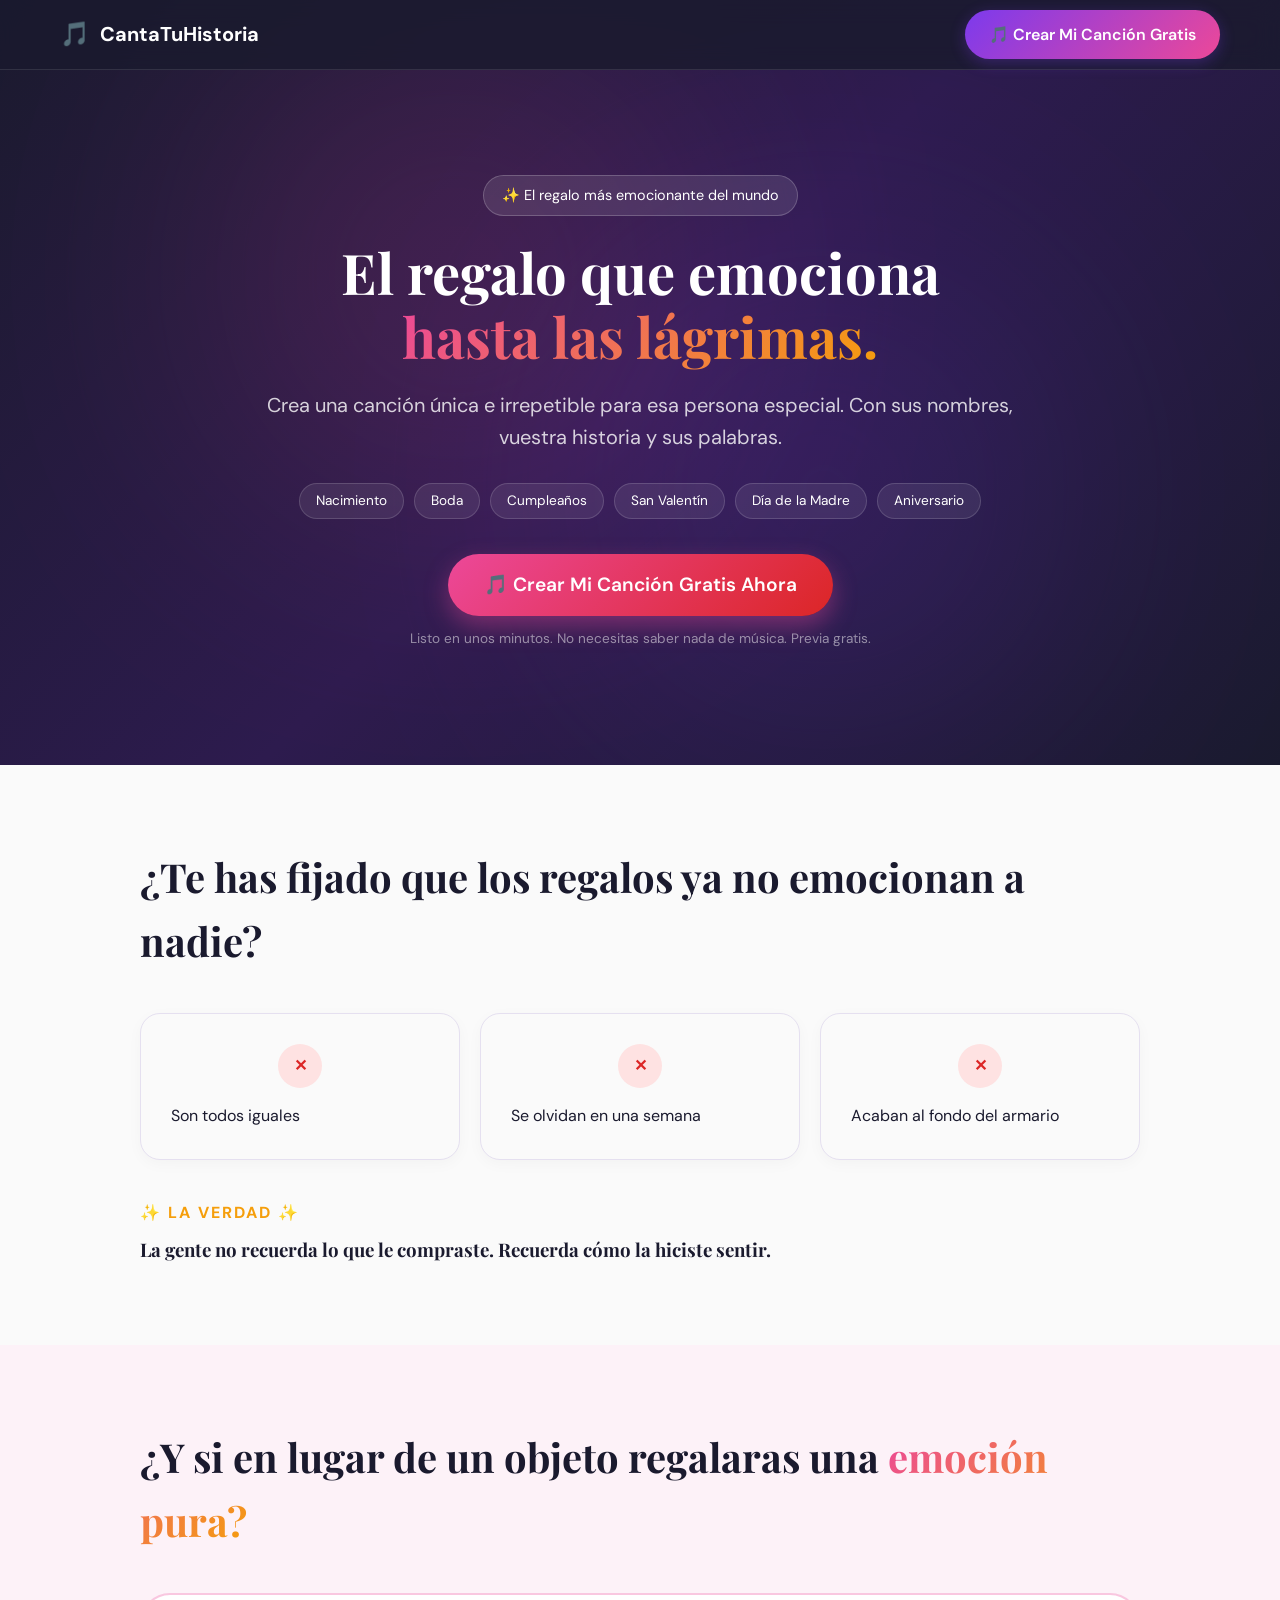
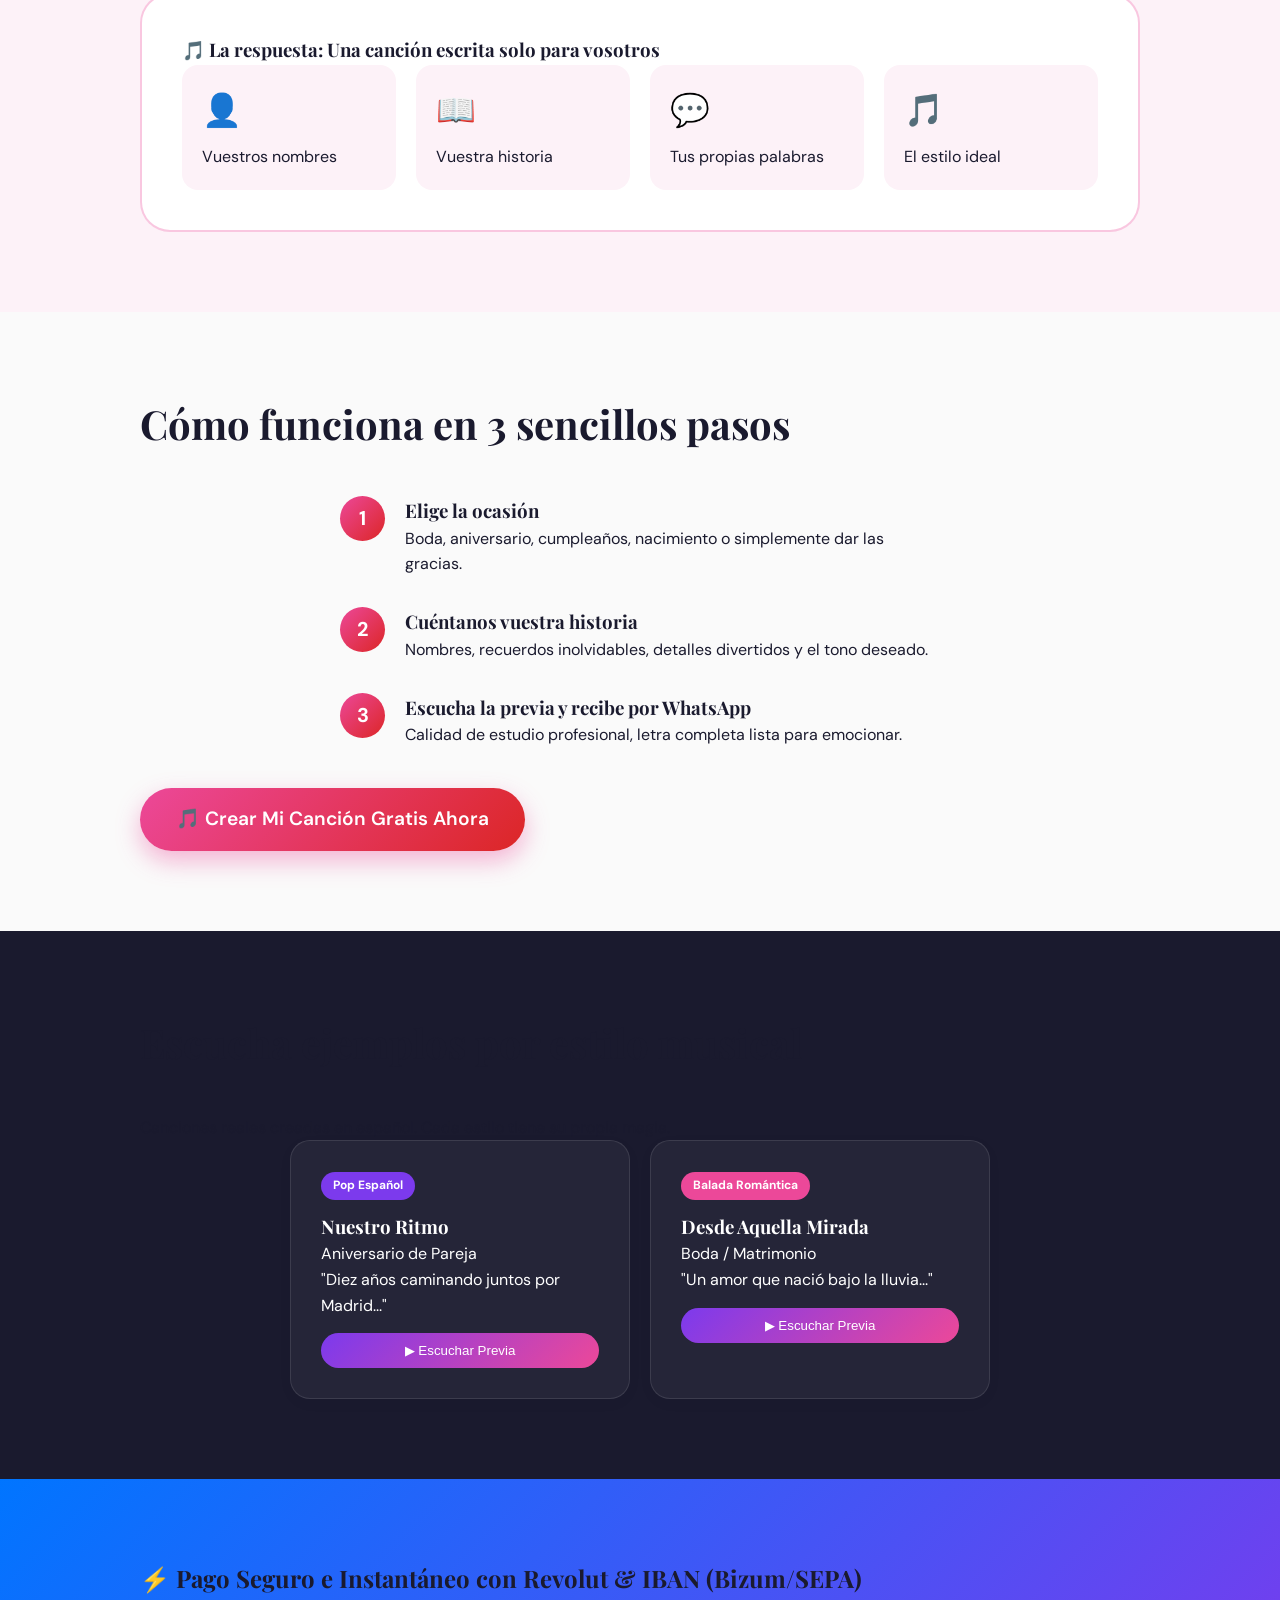
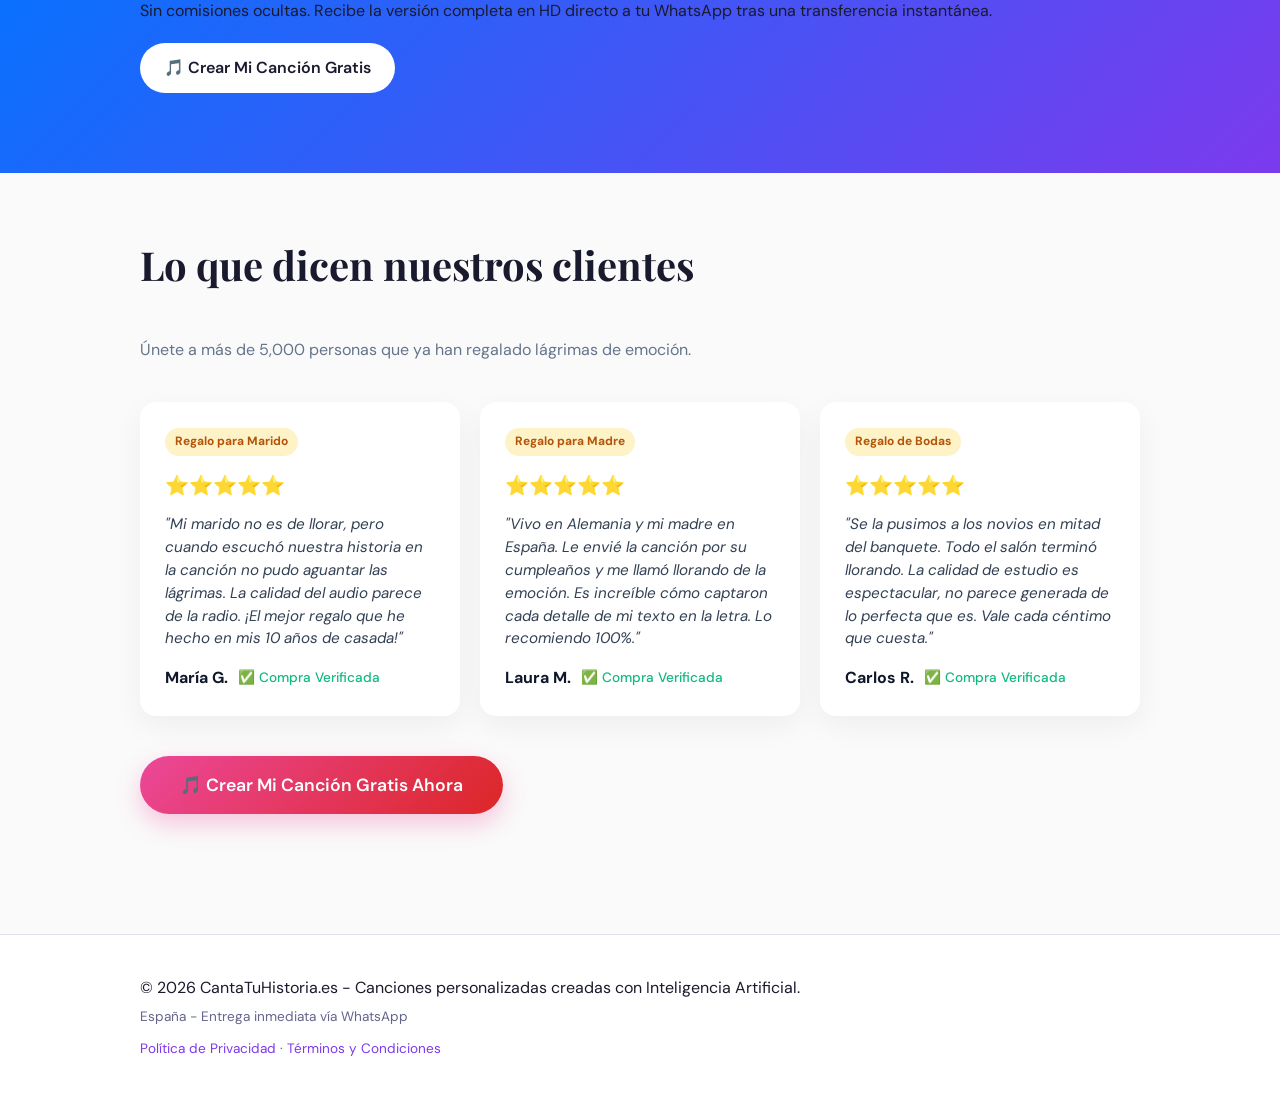
<file: index.html>
<!DOCTYPE html>
<html lang="es">
<head>
  <meta charset="UTF-8">
  <meta name="viewport" content="width=device-width, initial-scale=1.0">
  <title>Canción Personalizada de Regalo | CantaTuHistoria</title>
  <meta name="description" content="Crea una canción personalizada y emocionante de regalo. Previa gratis antes de pagar, lista en 5 minutos y entrega por WhatsApp.">
  <link rel="preconnect" href="https://fonts.googleapis.com">
  <link rel="preconnect" href="https://fonts.gstatic.com" crossorigin>
  <link href="https://fonts.googleapis.com/css2?family=DM+Sans:ital,opsz,wght@0,9..40,400;0,9..40,500;0,9..40,700;1,9..40,400&family=Playfair+Display:wght@600;700;800&family=Poppins:wght@400;500;600;700&display=swap" rel="stylesheet">
  <link rel="stylesheet" href="styles.css">

<!-- Meta Pixel Code -->
<script>
!function(f,b,e,v,n,t,s)
{if(f.fbq)return;n=f.fbq=function(){n.callMethod?
n.callMethod.apply(n,arguments):n.queue.push(arguments)};
if(!f._fbq)f._fbq=n;n.push=n;n.loaded=!0;n.version='2.0';
n.queue=[];t=b.createElement(e);t.async=!0;
t.src=v;s=b.getElementsByTagName(e)[0];
s.parentNode.insertBefore(t,s)}(window, document,'script',
'https://connect.facebook.net/en_US/fbevents.js');
fbq('init', '1649618706447217');
fbq('track', 'PageView');
</script>
<noscript><img height="1" width="1" style="display:none"
src="https://www.facebook.com/tr?id=1649618706447217&ev=PageView&noscript=1"
/></noscript>
<!-- End Meta Pixel Code -->
</head>
<body>

  <!-- Navbar -->
  <nav class="navbar">
    <div class="nav-container">
      <a href="index.html" class="logo">
        <span class="logo-icon">🎵</span>
        <span class="logo-text">CantaTuHistoria</span>
      </a>
      <div class="nav-actions">
        <a href="quiz.html" class="btn btn-primary">
          <span>🎵 Crear Mi Canción Gratis</span>
        </a>
      </div>
    </div>
  </nav>

  <!-- Hero Section -->
  <section class="hero-section">
    <div class="hero-bg-glow glow-1"></div>
    <div class="hero-bg-glow glow-2"></div>
    <div class="hero-content">
      <div class="badge">✨ El regalo más emocionante del mundo</div>
      <h1 class="hero-title">
        El regalo que emociona <br>
        <span class="gradient-text">hasta las lágrimas.</span>
      </h1>
      <p class="hero-subtitle">
        Crea una canción única e irrepetible para esa persona especial. Con sus nombres, vuestra historia y sus palabras.
      </p>
      
      <div class="tags-row">
        <span class="tag">Nacimiento</span>
        <span class="tag">Boda</span>
        <span class="tag">Cumpleaños</span>
        <span class="tag">San Valentín</span>
        <span class="tag">Día de la Madre</span>
        <span class="tag">Aniversario</span>
      </div>

      <div class="hero-cta">
        <a href="quiz.html" class="btn btn-hero">
          <span>🎵 Crear Mi Canción Gratis Ahora</span>
        </a>
        <p class="hero-subtext">Listo en unos minutos. No necesitas saber nada de música. Previa gratis.</p>
      </div>
    </div>
  </section>

  <!-- Problem Section -->
  <section class="section bg-white text-center">
    <div class="container">
      <h2 class="section-title">¿Te has fijado que los regalos ya no emocionan a nadie?</h2>
      
      <div class="cards-grid grid-3">
        <div class="card card-alert">
          <div class="icon-circle red">✕</div>
          <p>Son todos iguales</p>
        </div>
        <div class="card card-alert">
          <div class="icon-circle red">✕</div>
          <p>Se olvidan en una semana</p>
        </div>
        <div class="card card-alert">
          <div class="icon-circle red">✕</div>
          <p>Acaban al fondo del armario</p>
        </div>
      </div>

      <div class="text-block">
        <p class="highlight-text">✨ LA VERDAD ✨</p>
        <h3 class="serif-title">La gente no recuerda lo que le compraste. Recuerda cómo la hiciste sentir.</h3>
      </div>
    </div>
  </section>

  <!-- Solution Section -->
  <section class="section bg-gradient-soft text-center">
    <div class="container">
      <h2 class="section-title">¿Y si en lugar de un objeto regalaras una <span class="gradient-text">emoción pura?</span></h2>
      
      <div class="hero-card">
        <h3>🎵 La respuesta: Una canción escrita solo para vosotros</h3>
        <div class="cards-grid grid-4">
          <div class="feature-item">
            <span class="emoji">👤</span>
            <p>Vuestros nombres</p>
          </div>
          <div class="feature-item">
            <span class="emoji">📖</span>
            <p>Vuestra historia</p>
          </div>
          <div class="feature-item">
            <span class="emoji">💬</span>
            <p>Tus propias palabras</p>
          </div>
          <div class="feature-item">
            <span class="emoji">🎵</span>
            <p>El estilo ideal</p>
          </div>
        </div>
      </div>
    </div>
  </section>

  <!-- How It Works Section -->
  <section class="section bg-white text-center">
    <div class="container">
      <h2 class="section-title">Cómo funciona en 3 sencillos pasos</h2>
      
      <div class="steps-list">
        <div class="step-card">
          <div class="step-number">1</div>
          <div class="step-text">
            <h3>Elige la ocasión</h3>
            <p>Boda, aniversario, cumpleaños, nacimiento o simplemente dar las gracias.</p>
          </div>
        </div>

        <div class="step-card">
          <div class="step-number">2</div>
          <div class="step-text">
            <h3>Cuéntanos vuestra historia</h3>
            <p>Nombres, recuerdos inolvidables, detalles divertidos y el tono deseado.</p>
          </div>
        </div>

        <div class="step-card">
          <div class="step-number">3</div>
          <div class="step-text">
            <h3>Escucha la previa y recibe por WhatsApp</h3>
            <p>Calidad de estudio profesional, letra completa lista para emocionar.</p>
          </div>
        </div>
      </div>

      <div class="cta-wrapper">
        <a href="quiz.html" class="btn btn-hero">🎵 Crear Mi Canción Gratis Ahora</a>
      </div>
    </div>
  </section>

  <!-- Audio Player Samples Section -->
  <section class="section bg-dark text-white">
    <div class="container text-center">
      <h2 class="section-title text-white">Escucha ejemplos por estilo musical</h2>
      <p class="section-subtitle">Canciones reales creadas en español. Cada estilo tiene su propia magia.</p>

      <div class="cards-grid" style="display: grid; grid-template-columns: repeat(auto-fit, minmax(280px, 1fr)); gap: 20px; max-width: 700px; margin: 0 auto;">
        <div class="card card-dark">
          <span class="genre-badge pop">Pop Español</span>
          <h3>Nuestro Ritmo</h3>
          <p class="genre-sub">Aniversario de Pareja</p>
          <p class="genre-desc">"Diez años caminando juntos por Madrid..."</p>
          <button class="btn-play" onclick="playDemo(this, 'pop')">▶ Escuchar Previa</button>
        </div>

        <div class="card card-dark">
          <span class="genre-badge balada">Balada Romántica</span>
          <h3>Desde Aquella Mirada</h3>
          <p class="genre-sub">Boda / Matrimonio</p>
          <p class="genre-desc">"Un amor que nació bajo la lluvia..."</p>
          <button class="btn-play" onclick="playDemo(this, 'balada')">▶ Escuchar Previa</button>
        </div>
      </div>
    </div>
  </section>

  <!-- Revolut Payment Advantage Banner -->
  <section class="section bg-gradient-revolut text-white text-center">
    <div class="container">
      <h2>⚡ Pago Seguro e Instantáneo con Revolut & IBAN (Bizum/SEPA)</h2>
      <p>Sin comisiones ocultas. Recibe la versión completa en HD directo a tu WhatsApp tras una transferencia instantánea.</p>
      <a href="quiz.html" class="btn btn-light">🎵 Crear Mi Canción Gratis</a>
    </div>

    <!-- Hidden native audio players for mobile compatibility -->
    <audio id="demo-pop" src="https://hhdwtkrjuzeptufjazdg.supabase.co/storage/v1/object/public/audios/musica_1785199538091.mp3" preload="none"></audio>
    <audio id="demo-balada" src="https://hhdwtkrjuzeptufjazdg.supabase.co/storage/v1/object/public/audios/musica_1785199609357.mp3" preload="none"></audio>

  </section>

  
  <!-- Reviews Section -->
  <section class="reviews-section text-center">
    <div class="container">
      <h2 class="section-title">Lo que dicen nuestros clientes</h2>
      <p style="color: #64748B; margin-bottom: 40px;">Únete a más de 5,000 personas que ya han regalado lágrimas de emoción.</p>
      
      <div class="reviews-grid">
        
        <div class="review-card">
          <div class="review-badge">Regalo para Marido</div>
          <div class="review-stars">⭐⭐⭐⭐⭐</div>
          <p class="review-text">"Mi marido no es de llorar, pero cuando escuchó nuestra historia en la canción no pudo aguantar las lágrimas. La calidad del audio parece de la radio. ¡El mejor regalo que he hecho en mis 10 años de casada!"</p>
          <div class="review-author">
            María G. <span>✅ Compra Verificada</span>
          </div>
        </div>

        <div class="review-card">
          <div class="review-badge">Regalo para Madre</div>
          <div class="review-stars">⭐⭐⭐⭐⭐</div>
          <p class="review-text">"Vivo en Alemania y mi madre en España. Le envié la canción por su cumpleaños y me llamó llorando de la emoción. Es increíble cómo captaron cada detalle de mi texto en la letra. Lo recomiendo 100%."</p>
          <div class="review-author">
            Laura M. <span>✅ Compra Verificada</span>
          </div>
        </div>

        <div class="review-card">
          <div class="review-badge">Regalo de Bodas</div>
          <div class="review-stars">⭐⭐⭐⭐⭐</div>
          <p class="review-text">"Se la pusimos a los novios en mitad del banquete. Todo el salón terminó llorando. La calidad de estudio es espectacular, no parece generada de lo perfecta que es. Vale cada céntimo que cuesta."</p>
          <div class="review-author">
            Carlos R. <span>✅ Compra Verificada</span>
          </div>
        </div>

      </div>
      
      <div style="margin-top: 40px;">
        <a href="quiz.html" class="btn btn-hero" style="padding: 15px 40px; font-size: 1.1rem; box-shadow: 0 10px 25px rgba(236,72,153,0.3);">
          <span>🎵 Crear Mi Canción Gratis Ahora</span>
        </a>
      </div>
    </div>
  </section>

  <!-- Footer -->
  <footer class="footer">
    <div class="container text-center">
      <p>© 2026 CantaTuHistoria.es - Canciones personalizadas creadas con Inteligencia Artificial.</p>
      <p class="footer-sub">España - Entrega inmediata vía WhatsApp</p>
      <p class="footer-sub" style="margin-top: 10px;">
        <a href="privacidad.html" style="color: #7C3AED; text-decoration: none;">Política de Privacidad</a> · 
        <a href="terminos.html" style="color: #7C3AED; text-decoration: none;">Términos y Condiciones</a>
      </p>
    </div>
  </footer>

  <script src="script.js"></script>
</body>
</html>
</file>
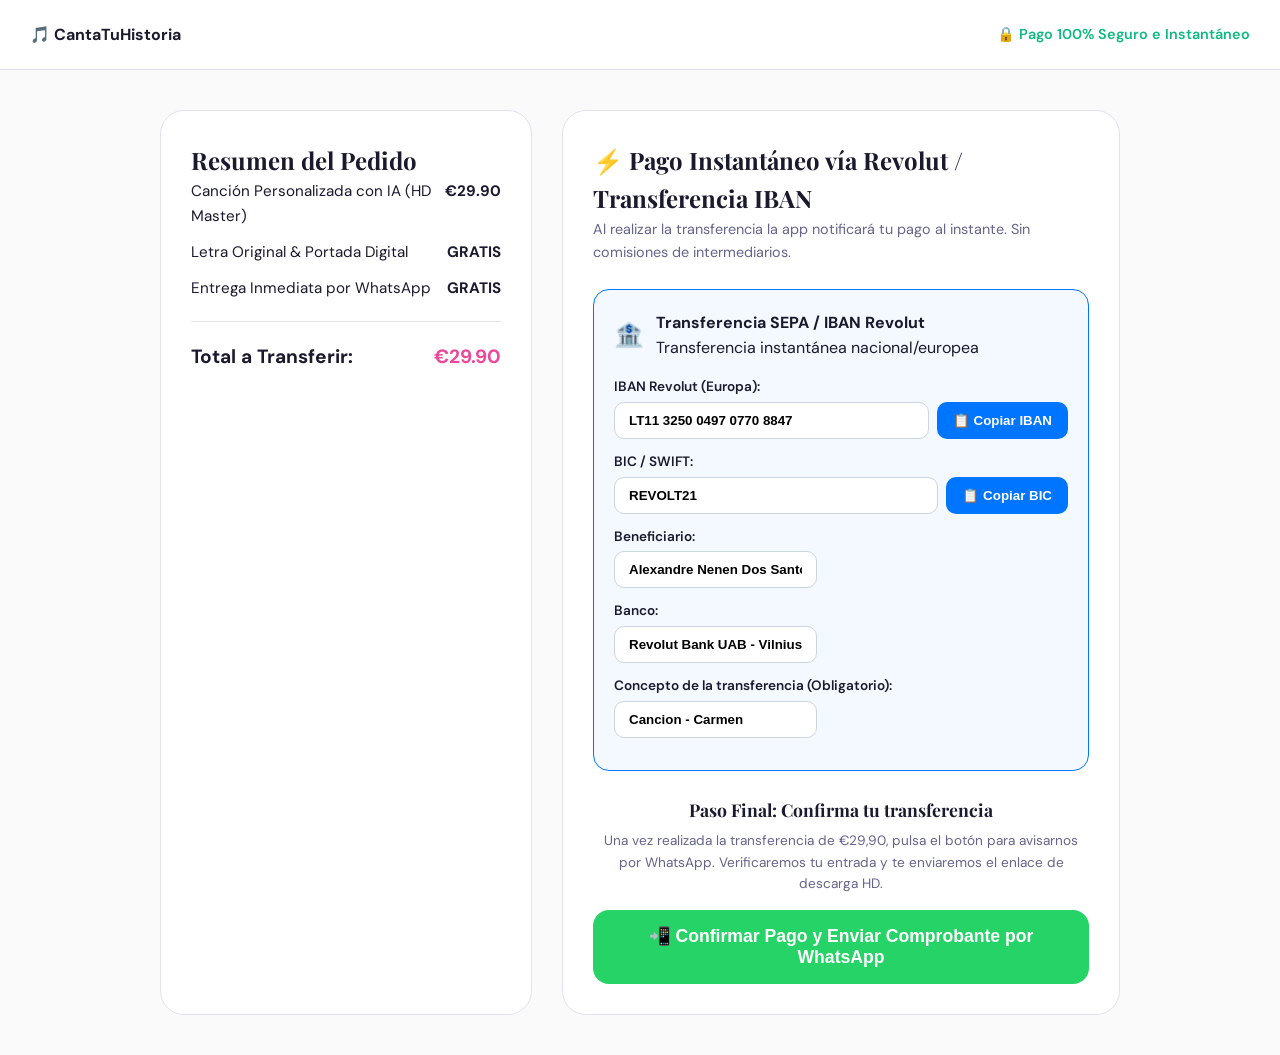
<file: checkout.html>
<!DOCTYPE html>
<html lang="es">
<head>
  <meta charset="UTF-8">
  <meta name="viewport" content="width=device-width, initial-scale=1.0">
  <title>Desbloquear Canción HD | Revolut & IBAN Instantáneo</title>
  <meta name="description" content="Desbloquea tu canción completa en MP3 HD mediante transferencia instantánea por Revolut o IBAN.">
  <link rel="preconnect" href="https://fonts.googleapis.com">
  <link rel="preconnect" href="https://fonts.gstatic.com" crossorigin>
  <link href="https://fonts.googleapis.com/css2?family=DM+Sans:wght@400;500;700&family=Playfair+Display:wght@700&display=swap" rel="stylesheet">
  <link rel="stylesheet" href="styles.css">

<!-- Meta Pixel Code -->
<script>
!function(f,b,e,v,n,t,s)
{if(f.fbq)return;n=f.fbq=function(){n.callMethod?
n.callMethod.apply(n,arguments):n.queue.push(arguments)};
if(!f._fbq)f._fbq=n;n.push=n;n.loaded=!0;n.version='2.0';
n.queue=[];t=b.createElement(e);t.async=!0;
t.src=v;s=b.getElementsByTagName(e)[0];
s.parentNode.insertBefore(t,s)}(window, document,'script',
'https://connect.facebook.net/en_US/fbevents.js');
fbq('init', '1649618706447217');
fbq('track', 'PageView');
</script>
<noscript><img height="1" width="1" style="display:none"
src="https://www.facebook.com/tr?id=1649618706447217&ev=PageView&noscript=1"
/></noscript>
<!-- End Meta Pixel Code -->
</head>
<body class="bg-checkout">

  <header class="checkout-header">
    <a href="index.html" class="logo-sm">🎵 CantaTuHistoria</a>
    <div class="secure-badge">🔒 Pago 100% Seguro e Instantáneo</div>
  </header>

  <main class="checkout-main">
    <div class="checkout-grid">
      
      <!-- Order Summary Card -->
      <div class="summary-card">
        <h2>Resumen del Pedido</h2>
        <div class="summary-item">
          <span>Canción Personalizada con IA (HD Master)</span>
          <strong>€29.90</strong>
        </div>
        <div class="summary-item">
          <span>Letra Original & Portada Digital</span>
          <strong>GRATIS</strong>
        </div>
        <div class="summary-item">
          <span>Entrega Inmediata por WhatsApp</span>
          <strong>GRATIS</strong>
        </div>
        <hr class="divider">
        <div class="summary-total">
          <span>Total a Transferir:</span>
          <span class="total-price">€29.90</span>
        </div>
      </div>

      <!-- Revolut Payment Instructions Card -->
      <div class="payment-card">
        <h2>⚡ Pago Instantáneo vía Revolut / Transferencia IBAN</h2>
        <p class="payment-subtitle">Al realizar la transferencia la app notificará tu pago al instante. Sin comisiones de intermediarios.</p>

        <!-- Revolut Option 1: IBAN Transfer -->
        <div class="iban-box">
          <div class="iban-header">
            <span class="iban-icon">🏦</span>
            <div>
              <strong>Transferencia SEPA / IBAN Revolut</strong>
              <p>Transferencia instantánea nacional/europea</p>
            </div>
          </div>

          <div class="iban-field">
            <label>IBAN Revolut (Europa):</label>
            <div class="copy-input">
              <input type="text" id="ibanValue" value="LT11 3250 0497 0770 8847" readonly>
              <button onclick="copyToClipboard('ibanValue')">📋 Copiar IBAN</button>
            </div>
          </div>

          <div class="iban-field">
            <label>BIC / SWIFT:</label>
            <div class="copy-input">
              <input type="text" id="bicValue" value="REVOLT21" readonly>
              <button onclick="copyToClipboard('bicValue')">📋 Copiar BIC</button>
            </div>
          </div>

          <div class="iban-field">
            <label>Beneficiario:</label>
            <input type="text" value="Alexandre Nenen Dos Santos" class="input-readonly" readonly>
          </div>

          <div class="iban-field">
            <label>Banco:</label>
            <input type="text" value="Revolut Bank UAB - Vilnius, Lithuania" class="input-readonly" readonly>
          </div>

          <div class="iban-field">
            <label>Concepto de la transferencia (Obligatorio):</label>
            <input type="text" id="orderConcept" value="Cancion - Carmen" class="input-readonly" readonly>
          </div>
        </div>



        <!-- Submit Proof / WhatsApp Redirect -->
        <div class="proof-action">
          <h3>Paso Final: Confirma tu transferencia</h3>
          <p>Una vez realizada la transferencia de €29,90, pulsa el botón para avisarnos por WhatsApp. Verificaremos tu entrada y te enviaremos el enlace de descarga HD.</p>
          
          <button class="btn btn-whatsapp full-w" onclick="sendWhatsAppProof()">
            📲 Confirmar Pago y Enviar Comprobante por WhatsApp
          </button>
        </div>

      </div>

    </div>
  </main>

  <script src="script.js"></script>
</body>
</html>
</file>
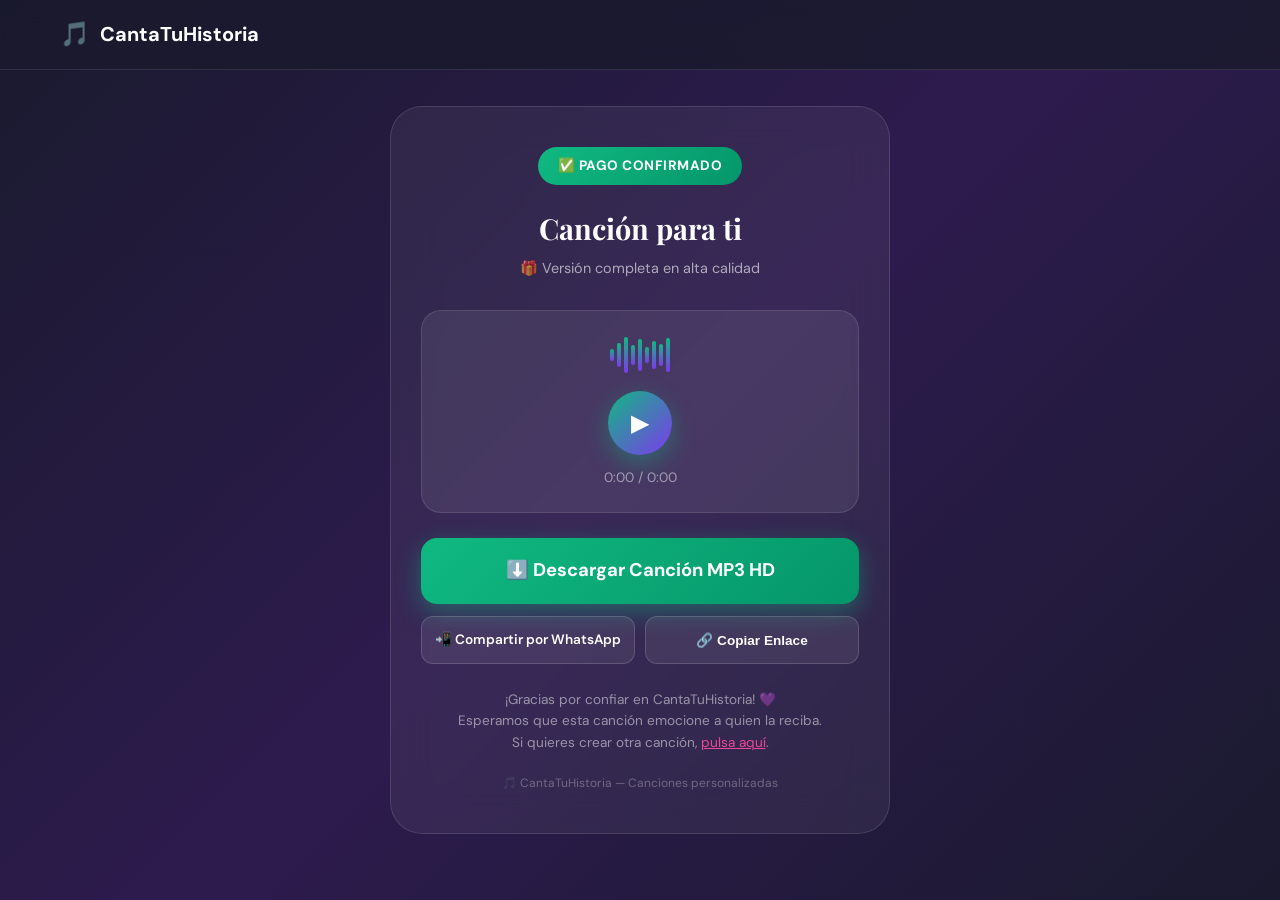
<file: delivery.html>
<!DOCTYPE html>
<html lang="es">
<head>
  <meta charset="UTF-8">
  <meta name="viewport" content="width=device-width, initial-scale=1.0">
  <title>Tu Canción en HD | CantaTuHistoria</title>
  <meta name="description" content="Descarga tu canción personalizada en calidad HD.">
  <link rel="preconnect" href="https://fonts.googleapis.com">
  <link rel="preconnect" href="https://fonts.gstatic.com" crossorigin>
  <link href="https://fonts.googleapis.com/css2?family=DM+Sans:wght@400;500;700&family=Playfair+Display:wght@700&display=swap" rel="stylesheet">
  <link rel="stylesheet" href="styles.css">
  <style>
    .delivery-page {
      min-height: 100vh;
      background: linear-gradient(135deg, #1A1A2E 0%, #2D1B4E 50%, #1A1A2E 100%);
      display: flex;
      align-items: center;
      justify-content: center;
      padding: 100px 20px 60px;
    }
    .delivery-card {
      max-width: 500px;
      width: 100%;
      background: rgba(255,255,255,0.06);
      backdrop-filter: blur(20px);
      border: 1px solid rgba(255,255,255,0.12);
      border-radius: 32px;
      padding: 40px 30px;
      text-align: center;
      color: #fff;
    }
    .success-badge {
      display: inline-block;
      background: linear-gradient(135deg, #10B981, #059669);
      padding: 8px 20px;
      border-radius: 50px;
      font-size: 0.85rem;
      font-weight: 700;
      margin-bottom: 20px;
      letter-spacing: 0.5px;
    }
    .delivery-card h1 {
      font-family: 'Playfair Display', serif;
      font-size: 1.8rem;
      margin-bottom: 6px;
    }
    .delivery-card .song-for {
      color: rgba(255,255,255,0.6);
      font-size: 0.9rem;
      margin-bottom: 30px;
    }
    .player-container {
      background: rgba(255,255,255,0.08);
      border: 1px solid rgba(255,255,255,0.1);
      border-radius: 20px;
      padding: 24px 20px;
      margin-bottom: 25px;
    }
    .wave-bars {
      display: flex;
      align-items: center;
      justify-content: center;
      gap: 3px;
      height: 40px;
      margin-bottom: 16px;
    }
    .wave-bars span {
      width: 4px;
      background: linear-gradient(180deg, #10B981, #7C3AED);
      border-radius: 4px;
      animation: waveDelivery 1.2s ease-in-out infinite alternate;
    }
    .wave-bars span:nth-child(1) { height: 30%; animation-delay: 0s; }
    .wave-bars span:nth-child(2) { height: 60%; animation-delay: 0.1s; }
    .wave-bars span:nth-child(3) { height: 90%; animation-delay: 0.2s; }
    .wave-bars span:nth-child(4) { height: 50%; animation-delay: 0.3s; }
    .wave-bars span:nth-child(5) { height: 80%; animation-delay: 0.15s; }
    .wave-bars span:nth-child(6) { height: 40%; animation-delay: 0.25s; }
    .wave-bars span:nth-child(7) { height: 70%; animation-delay: 0.05s; }
    .wave-bars span:nth-child(8) { height: 55%; animation-delay: 0.35s; }
    .wave-bars span:nth-child(9) { height: 85%; animation-delay: 0.12s; }
    .wave-bars.paused span { animation-play-state: paused; }
    @keyframes waveDelivery {
      0% { height: 20%; }
      100% { height: 100%; }
    }
    .play-btn {
      width: 64px;
      height: 64px;
      border-radius: 50%;
      background: linear-gradient(135deg, #10B981, #7C3AED);
      border: none;
      color: #fff;
      font-size: 1.5rem;
      cursor: pointer;
      margin-bottom: 12px;
      box-shadow: 0 8px 25px rgba(16,185,129,0.4);
      transition: transform 0.2s;
    }
    .play-btn:hover { transform: scale(1.1); }
    .audio-time {
      color: rgba(255,255,255,0.5);
      font-size: 0.85rem;
    }
    .download-section {
      margin-bottom: 20px;
    }
    .btn-download {
      display: block;
      width: 100%;
      padding: 18px;
      background: linear-gradient(135deg, #10B981, #059669);
      color: #fff;
      border: none;
      border-radius: 16px;
      font-size: 1.15rem;
      font-weight: 700;
      cursor: pointer;
      box-shadow: 0 8px 25px rgba(16,185,129,0.4);
      transition: transform 0.2s;
      text-decoration: none;
      text-align: center;
      margin-bottom: 12px;
    }
    .btn-download:hover { transform: scale(1.03); }
    .share-row {
      display: flex;
      gap: 10px;
      margin-top: 12px;
    }
    .btn-share {
      flex: 1;
      padding: 12px;
      border-radius: 12px;
      border: 1px solid rgba(255,255,255,0.15);
      background: rgba(255,255,255,0.08);
      color: #fff;
      font-size: 0.85rem;
      font-weight: 600;
      cursor: pointer;
      transition: background 0.2s;
      text-decoration: none;
      text-align: center;
    }
    .btn-share:hover { background: rgba(255,255,255,0.15); }
    .thank-you {
      color: rgba(255,255,255,0.5);
      font-size: 0.85rem;
      margin-top: 25px;
      line-height: 1.6;
    }
    .delivery-footer {
      color: rgba(255,255,255,0.3);
      font-size: 0.75rem;
      margin-top: 20px;
    }
  </style>

<!-- Meta Pixel Code -->
<script>
!function(f,b,e,v,n,t,s)
{if(f.fbq)return;n=f.fbq=function(){n.callMethod?
n.callMethod.apply(n,arguments):n.queue.push(arguments)};
if(!f._fbq)f._fbq=n;n.push=n;n.loaded=!0;n.version='2.0';
n.queue=[];t=b.createElement(e);t.async=!0;
t.src=v;s=b.getElementsByTagName(e)[0];
s.parentNode.insertBefore(t,s)}(window, document,'script',
'https://connect.facebook.net/en_US/fbevents.js');
fbq('init', '1649618706447217');
fbq('track', 'PageView');
</script>
<noscript><img height="1" width="1" style="display:none"
src="https://www.facebook.com/tr?id=1649618706447217&ev=PageView&noscript=1"
/></noscript>
<!-- End Meta Pixel Code -->
</head>
<body>

  <nav class="navbar">
    <div class="nav-container">
      <a href="index.html" class="logo">
        <span class="logo-icon">🎵</span>
        <span class="logo-text">CantaTuHistoria</span>
      </a>
    </div>
  </nav>

  <div class="delivery-page">
    <div class="delivery-card">
      <div class="success-badge">✅ PAGO CONFIRMADO</div>
      <h1 id="deliveryTitle">Tu Canción en HD</h1>
      <p class="song-for" id="deliveryFor">Creada especialmente para ti</p>

      <!-- Audio Player -->
      <div class="player-container">
        <div class="wave-bars paused" id="waveBars">
          <span></span><span></span><span></span><span></span><span></span>
          <span></span><span></span><span></span><span></span>
        </div>
        <button class="play-btn" id="playBtn" onclick="toggleDeliveryAudio()">▶</button>
        <audio id="deliveryAudio" preload="metadata"></audio>
        <p class="audio-time" id="audioTime">0:00 / 0:00</p>
      </div>

      <!-- Download Section -->
      <div class="download-section">
        <a class="btn-download" id="downloadBtn" href="#" target="_blank">
          ⬇️ Descargar Canción MP3 HD
        </a>

        <div class="share-row">
          <a class="btn-share" id="shareWhatsApp" href="#" target="_blank">
            📲 Compartir por WhatsApp
          </a>
          <button class="btn-share" onclick="copyLink()">
            🔗 Copiar Enlace
          </button>
        </div>
      </div>

      <p class="thank-you">
        ¡Gracias por confiar en CantaTuHistoria! 💜<br>
        Esperamos que esta canción emocione a quien la reciba.<br>
        Si quieres crear otra canción, <a href="quiz.html" style="color: #EC4899;">pulsa aquí</a>.
      </p>

      <p class="delivery-footer">🎵 CantaTuHistoria — Canciones personalizadas</p>
    </div>
  </div>

  <script>
    const params = new URLSearchParams(window.location.search);
    const songUrl = params.get('song');
    const recipientName = params.get('name') || 'ti';

    document.getElementById('deliveryTitle').textContent = `Canción para ${recipientName}`;
    document.getElementById('deliveryFor').textContent = `🎁 Versión completa en alta calidad`;

    const shareMsg = encodeURIComponent(`🎵 ¡Escucha la canción que creé especialmente para ${recipientName}! 💜
${window.location.href}`);
    document.getElementById('shareWhatsApp').href = `https://wa.me/?text=${shareMsg}`;

    const audioEl = document.getElementById('deliveryAudio');
    if (songUrl) {
      const decodedUrl = decodeURIComponent(songUrl);
      audioEl.src = decodedUrl;
      document.getElementById('downloadBtn').href = decodedUrl;
    }

    audioEl.addEventListener('loadedmetadata', () => {
      document.getElementById('audioTime').textContent = `0:00 / ${formatTime(audioEl.duration)}`;
    });
    audioEl.addEventListener('timeupdate', () => {
      document.getElementById('audioTime').textContent = `${formatTime(audioEl.currentTime)} / ${formatTime(audioEl.duration)}`;
    });
    audioEl.addEventListener('ended', () => {
      document.getElementById('playBtn').textContent = '▶';
      document.getElementById('waveBars').classList.add('paused');
      isPlaying = false;
    });

    function formatTime(sec) {
      if (!sec || isNaN(sec)) return '0:00';
      const m = Math.floor(sec / 60);
      const s = Math.floor(sec % 60);
      return `${m}:${s.toString().padStart(2, '0')}`;
    }

    let isPlaying = false;
    function toggleDeliveryAudio() {
      const btn = document.getElementById('playBtn');
      const waves = document.getElementById('waveBars');
      if (!isPlaying) {
        audioEl.play();
        btn.textContent = '⏸';
        waves.classList.remove('paused');
        isPlaying = true;
      } else {
        audioEl.pause();
        btn.textContent = '▶';
        waves.classList.add('paused');
        isPlaying = false;
      }
    }

    function copyLink() {
      navigator.clipboard.writeText(window.location.href).then(() => {
        alert('¡Enlace copiado al portapapeles!');
      });
    }
</script>

</body>
</html>
</file>
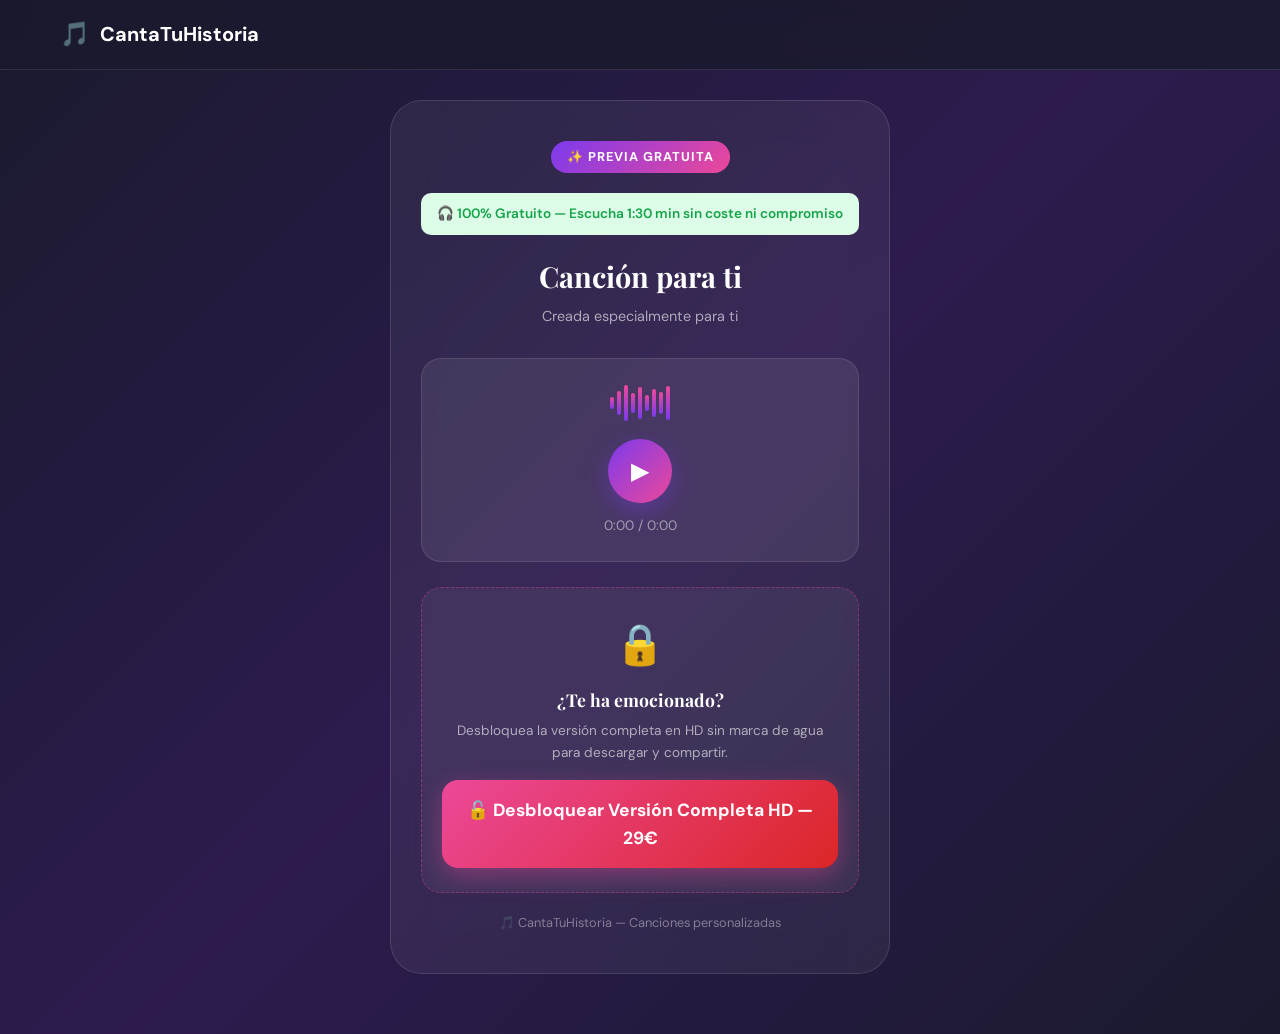
<file: preview.html>
<!DOCTYPE html>
<html lang="es">
<head>
  <meta charset="UTF-8">
  <meta name="viewport" content="width=device-width, initial-scale=1.0">
  <title>Previa de tu Canción | CantaTuHistoria</title>
  <meta name="description" content="Escucha la previa de tu canción personalizada creada con IA.">
  <link rel="preconnect" href="https://fonts.googleapis.com">
  <link rel="preconnect" href="https://fonts.gstatic.com" crossorigin>
  <link href="https://fonts.googleapis.com/css2?family=DM+Sans:wght@400;500;700&family=Playfair+Display:wght@700&display=swap" rel="stylesheet">
  <link rel="stylesheet" href="styles.css">
  <style>
    .preview-page {
      min-height: 100vh;
      background: linear-gradient(135deg, #1A1A2E 0%, #2D1B4E 50%, #1A1A2E 100%);
      display: flex;
      align-items: center;
      justify-content: center;
      padding: 100px 20px 60px;
    }
    .preview-card {
      max-width: 500px;
      width: 100%;
      background: rgba(255,255,255,0.06);
      backdrop-filter: blur(20px);
      border: 1px solid rgba(255,255,255,0.12);
      border-radius: 32px;
      padding: 40px 30px;
      text-align: center;
      color: #fff;
    }
    .preview-badge {
      display: inline-block;
      background: linear-gradient(135deg, #7C3AED, #EC4899);
      padding: 6px 16px;
      border-radius: 50px;
      font-size: 0.8rem;
      font-weight: 700;
      margin-bottom: 20px;
      letter-spacing: 1px;
    }
    .preview-card h1 {
      font-family: 'Playfair Display', serif;
      font-size: 1.8rem;
      margin-bottom: 6px;
    }
    .preview-card .song-for {
      color: rgba(255,255,255,0.6);
      font-size: 0.9rem;
      margin-bottom: 30px;
    }
    .player-container {
      background: rgba(255,255,255,0.08);
      border: 1px solid rgba(255,255,255,0.1);
      border-radius: 20px;
      padding: 24px 20px;
      margin-bottom: 25px;
    }
    .wave-bars {
      display: flex;
      align-items: center;
      justify-content: center;
      gap: 3px;
      height: 40px;
      margin-bottom: 16px;
    }
    .wave-bars span {
      width: 4px;
      background: linear-gradient(180deg, #EC4899, #7C3AED);
      border-radius: 4px;
      animation: wavePreview 1.2s ease-in-out infinite alternate;
    }
    .wave-bars span:nth-child(1) { height: 30%; animation-delay: 0s; }
    .wave-bars span:nth-child(2) { height: 60%; animation-delay: 0.1s; }
    .wave-bars span:nth-child(3) { height: 90%; animation-delay: 0.2s; }
    .wave-bars span:nth-child(4) { height: 50%; animation-delay: 0.3s; }
    .wave-bars span:nth-child(5) { height: 80%; animation-delay: 0.15s; }
    .wave-bars span:nth-child(6) { height: 40%; animation-delay: 0.25s; }
    .wave-bars span:nth-child(7) { height: 70%; animation-delay: 0.05s; }
    .wave-bars span:nth-child(8) { height: 55%; animation-delay: 0.35s; }
    .wave-bars span:nth-child(9) { height: 85%; animation-delay: 0.12s; }
    .wave-bars.paused span { animation-play-state: paused; }
    @keyframes wavePreview {
      0% { height: 20%; }
      100% { height: 100%; }
    }
    .play-btn {
      width: 64px;
      height: 64px;
      border-radius: 50%;
      background: linear-gradient(135deg, #7C3AED, #EC4899);
      border: none;
      color: #fff;
      font-size: 1.5rem;
      cursor: pointer;
      margin-bottom: 12px;
      box-shadow: 0 8px 25px rgba(124,58,237,0.4);
      transition: transform 0.2s;
    }
    .play-btn:hover { transform: scale(1.1); }
    .audio-time {
      color: rgba(255,255,255,0.5);
      font-size: 0.85rem;
    }
    .lock-section {
      background: rgba(255,255,255,0.05);
      border: 1px dashed rgba(236,72,153,0.4);
      border-radius: 20px;
      padding: 24px 20px;
      margin-bottom: 20px;
    }
    .lock-icon {
      font-size: 2.5rem;
      margin-bottom: 10px;
    }
    .lock-section h3 {
      font-size: 1.1rem;
      margin-bottom: 6px;
    }
    .lock-section p {
      color: rgba(255,255,255,0.6);
      font-size: 0.85rem;
      margin-bottom: 16px;
    }
    .btn-unlock {
      display: block;
      width: 100%;
      padding: 16px;
      background: linear-gradient(135deg, #EC4899, #DC2626);
      color: #fff;
      border: none;
      border-radius: 16px;
      font-size: 1.1rem;
      font-weight: 700;
      cursor: pointer;
      box-shadow: 0 8px 25px rgba(236,72,153,0.4);
      transition: transform 0.2s;
      text-decoration: none;
      text-align: center;
    }
    .btn-unlock:hover { transform: scale(1.03); }
    .preview-footer {
      color: rgba(255,255,255,0.4);
      font-size: 0.8rem;
      margin-top: 20px;
    }
  </style>

<!-- Meta Pixel Code -->
<script>
!function(f,b,e,v,n,t,s)
{if(f.fbq)return;n=f.fbq=function(){n.callMethod?
n.callMethod.apply(n,arguments):n.queue.push(arguments)};
if(!f._fbq)f._fbq=n;n.push=n;n.loaded=!0;n.version='2.0';
n.queue=[];t=b.createElement(e);t.async=!0;
t.src=v;s=b.getElementsByTagName(e)[0];
s.parentNode.insertBefore(t,s)}(window, document,'script',
'https://connect.facebook.net/en_US/fbevents.js');
fbq('init', '1649618706447217');
fbq('track', 'PageView');
</script>
<noscript><img height="1" width="1" style="display:none"
src="https://www.facebook.com/tr?id=1649618706447217&ev=PageView&noscript=1"
/></noscript>
<!-- End Meta Pixel Code -->
</head>
<body>

  <nav class="navbar">
    <div class="nav-container">
      <a href="index.html" class="logo">
        <span class="logo-icon">🎵</span>
        <span class="logo-text">CantaTuHistoria</span>
      </a>
    </div>
  </nav>

  <div class="preview-page">
    <div class="preview-card">
      <div class="preview-badge">✨ PREVIA GRATUITA</div>
      <div style="background: #DCFCE7; border-radius: 10px; padding: 10px 16px; margin-bottom: 18px;">
        <p style="color: #16A34A; font-weight: 600; font-size: 0.85rem; margin: 0;">🎧 100% Gratuito — Escucha 1:30 min sin coste ni compromiso</p>
      </div>
      <h1 id="previewTitle">Tu Canción Personalizada</h1>
      <p class="song-for" id="previewFor">Creada especialmente para ti</p>

      <!-- Audio Player -->
      <div class="player-container">
        <div class="wave-bars paused" id="waveBars">
          <span></span><span></span><span></span><span></span><span></span>
          <span></span><span></span><span></span><span></span>
        </div>
        <button class="play-btn" id="playBtn" onclick="togglePreviewAudio()">▶</button>
        <audio id="previewAudio" preload="metadata"></audio>
        <p class="audio-time" id="audioTime">0:00 / 0:00</p>
      </div>

      <!-- Lock Section -->
      <div class="lock-section">
        <div class="lock-icon">🔒</div>
        <h3>¿Te ha emocionado?</h3>
        <p>Desbloquea la versión completa en HD sin marca de agua para descargar y compartir.</p>
        <a href="https://wa.me/5511953493969?text=¡Hola!%20Quiero%20desbloquear%20mi%20canción%20en%20HD%20😊🎵" target="_blank" class="btn-unlock">🔓 Desbloquear Versión Completa HD — 29€</a>
      </div>

      <p class="preview-footer">🎵 CantaTuHistoria — Canciones personalizadas</p>
    </div>
  </div>

  <script>
    const params = new URLSearchParams(window.location.search);
    const songUrl = params.get('song');
    const recipientName = params.get('name') || 'ti';

    document.getElementById('previewTitle').textContent = `Canción para ${recipientName}`;
    document.getElementById('previewFor').textContent = `Creada especialmente para ${recipientName}`;

    const audioEl = document.getElementById('previewAudio');
    if (songUrl) {
      audioEl.src = decodeURIComponent(songUrl);
    }

    audioEl.addEventListener('loadedmetadata', () => {
      document.getElementById('audioTime').textContent = `0:00 / ${formatTime(audioEl.duration)}`;
    });
    audioEl.addEventListener('timeupdate', () => {
      if (audioEl.currentTime >= 90) {
        audioEl.pause();
        audioEl.currentTime = 0;
        isPlaying = false;
        document.getElementById('playBtn').textContent = '▶';
        document.getElementById('waveBars').classList.add('paused');
        alert("La versión gratuita permite escuchar 1 minuto y medio. ¡Desbloquea la versión completa en HD para descargarla y escucharla entera!");
      }
      document.getElementById('audioTime').textContent = `${formatTime(audioEl.currentTime)} / ${formatTime(audioEl.duration)}`;
    });
    audioEl.addEventListener('ended', () => {
      document.getElementById('playBtn').textContent = '▶';
      document.getElementById('waveBars').classList.add('paused');
      isPlaying = false;
    });

    function formatTime(sec) {
      if (!sec || isNaN(sec)) return '0:00';
      const m = Math.floor(sec / 60);
      const s = Math.floor(sec % 60);
      return `${m}:${s.toString().padStart(2, '0')}`;
    }

    let isPlaying = false;
    function togglePreviewAudio() {
      const btn = document.getElementById('playBtn');
      const waves = document.getElementById('waveBars');
      if (!isPlaying) {
        audioEl.play();
        btn.textContent = '⏸';
        waves.classList.remove('paused');
        isPlaying = true;
      } else {
        audioEl.pause();
        btn.textContent = '▶';
        waves.classList.add('paused');
        isPlaying = false;
      }
    }
</script>

</body>
</html>
</file>
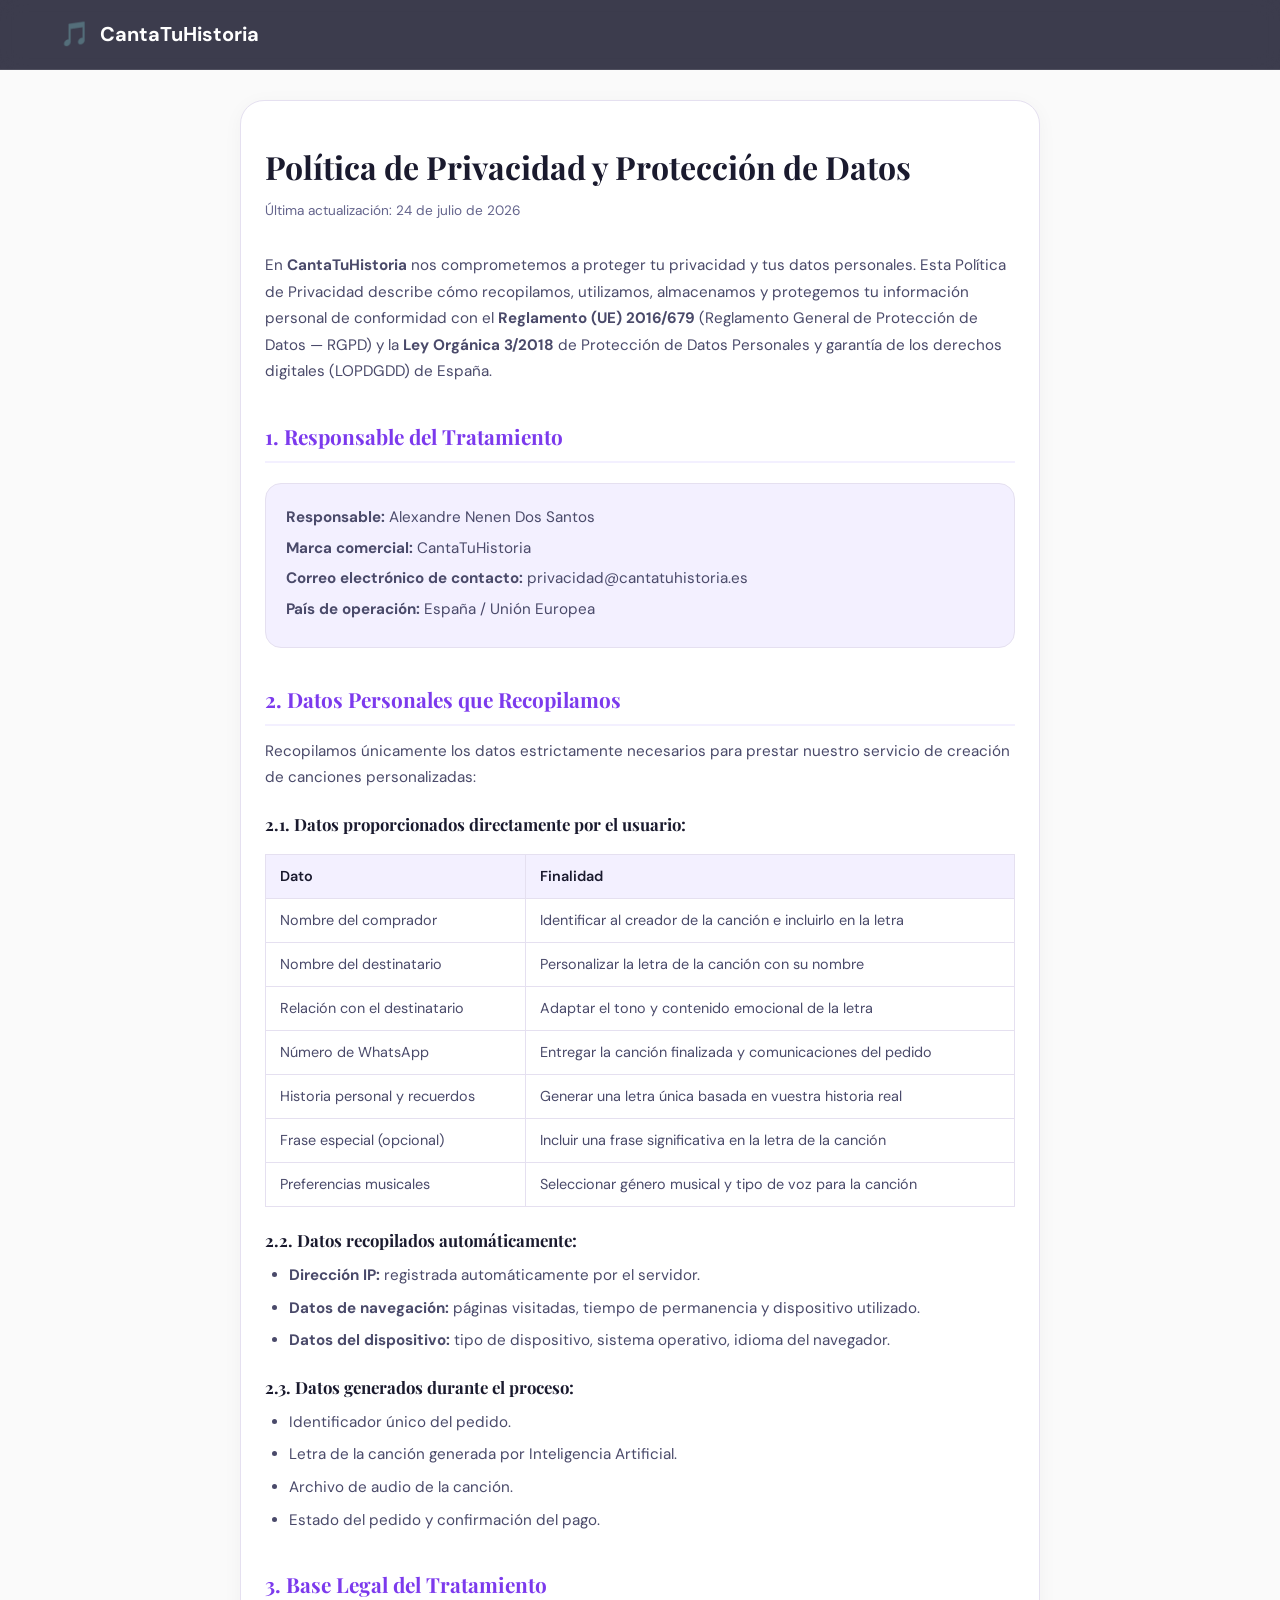
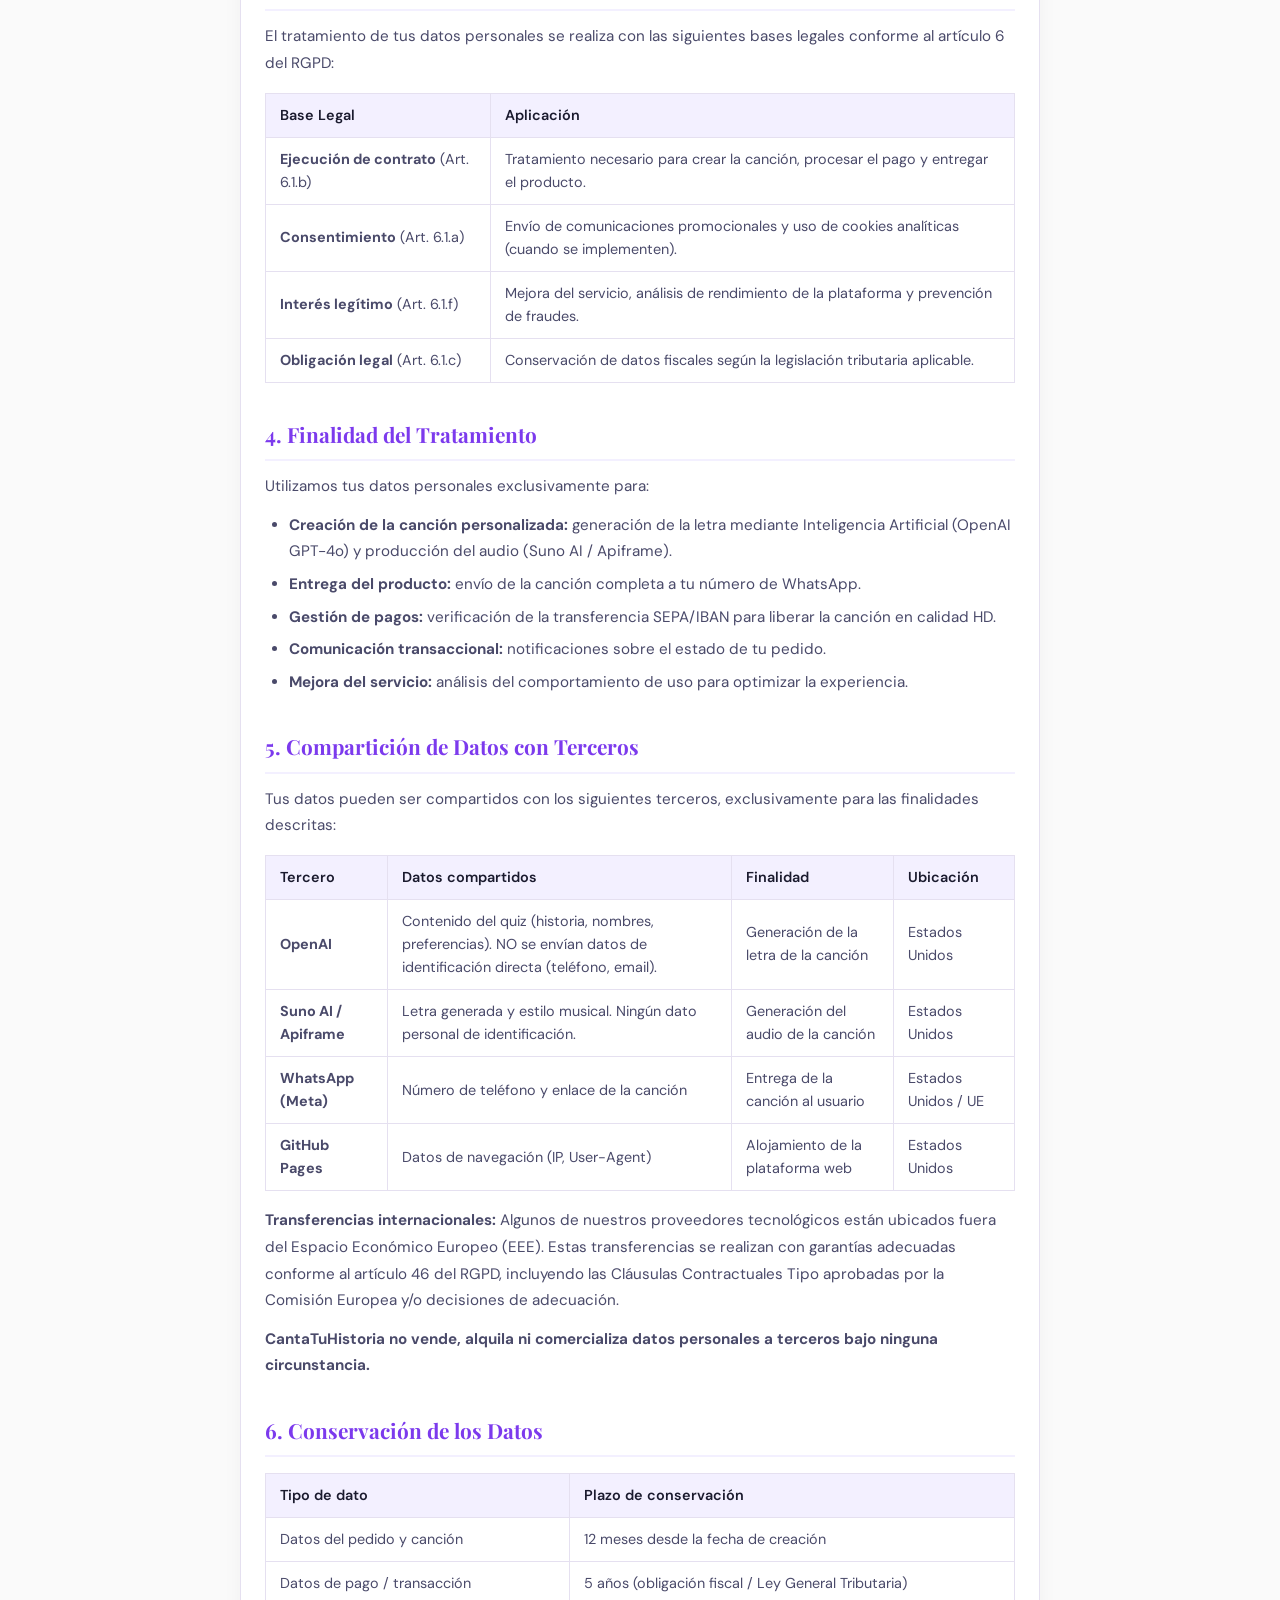
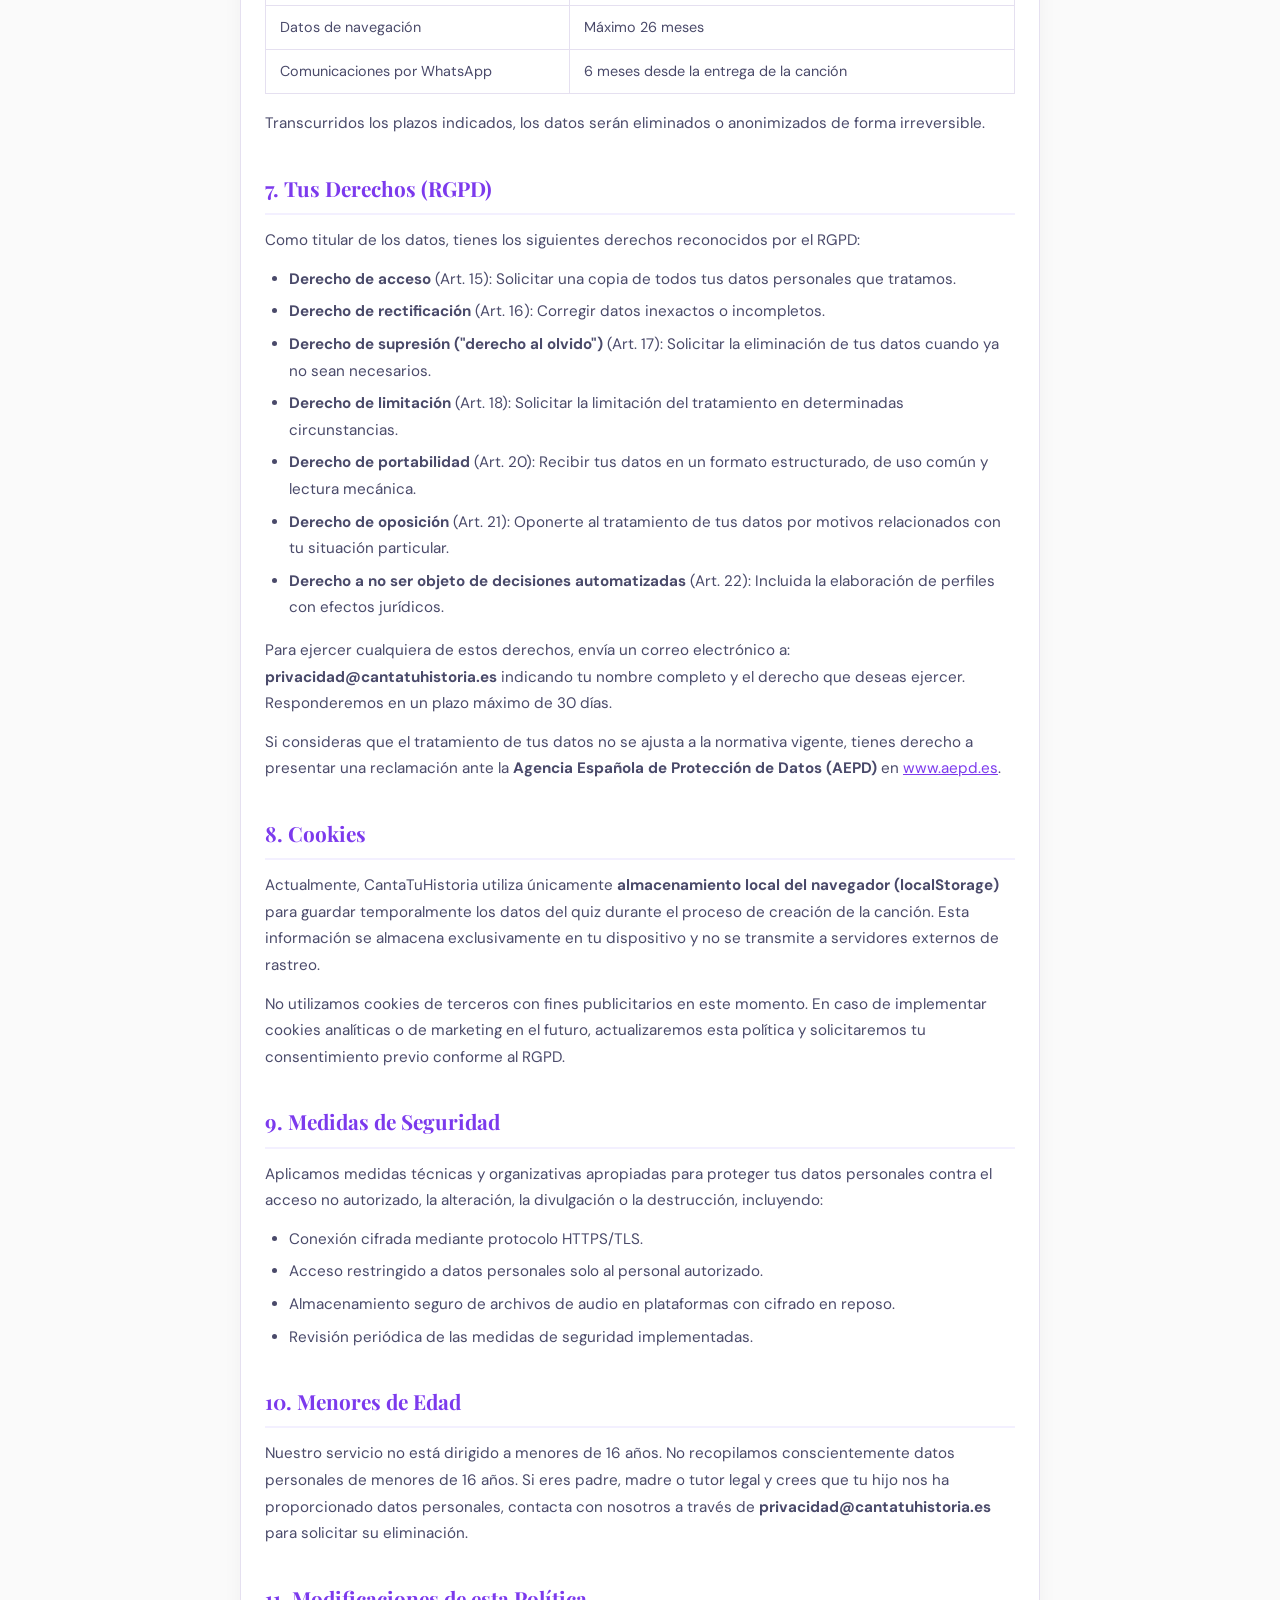
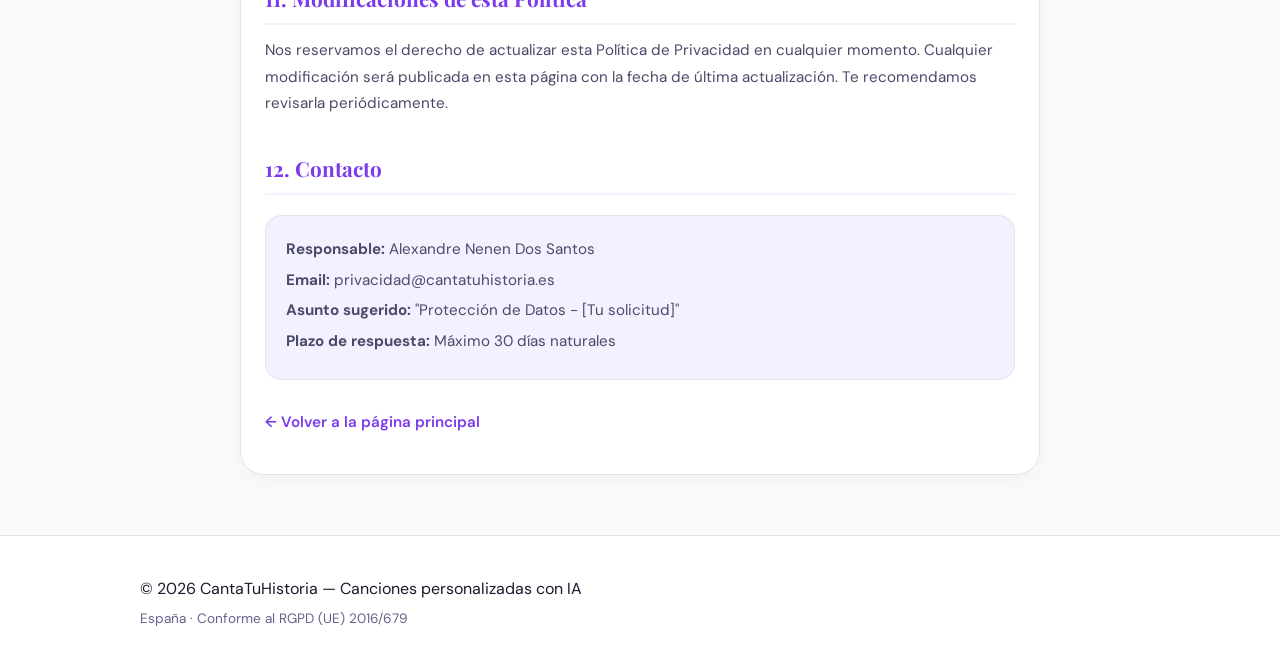
<file: privacidad.html>
<!DOCTYPE html>
<html lang="es">
<head>
  <meta charset="UTF-8">
  <meta name="viewport" content="width=device-width, initial-scale=1.0">
  <title>Política de Privacidad y Protección de Datos | CantaTuHistoria</title>
  <meta name="description" content="Política de privacidad y protección de datos personales de CantaTuHistoria conforme al RGPD (Reglamento General de Protección de Datos).">
  <meta name="robots" content="noindex, follow">
  <link rel="preconnect" href="https://fonts.googleapis.com">
  <link rel="preconnect" href="https://fonts.gstatic.com" crossorigin>
  <link href="https://fonts.googleapis.com/css2?family=DM+Sans:wght@400;500;700&family=Playfair+Display:wght@700&display=swap" rel="stylesheet">
  <link rel="stylesheet" href="styles.css">
  <style>
    .legal-page {
      max-width: 800px;
      margin: 100px auto 60px;
      padding: 40px 24px;
      background: #fff;
      border-radius: 24px;
      border: 1px solid #E5E0F0;
      box-shadow: 0 4px 20px rgba(0,0,0,0.04);
    }
    .legal-page h1 {
      font-size: 2rem;
      margin-bottom: 8px;
      color: #1A1A2E;
    }
    .legal-page .last-updated {
      color: #64648C;
      font-size: 0.85rem;
      margin-bottom: 30px;
      display: block;
    }
    .legal-page h2 {
      font-size: 1.3rem;
      color: #7C3AED;
      margin-top: 35px;
      margin-bottom: 12px;
      padding-bottom: 8px;
      border-bottom: 2px solid #F3F0FF;
    }
    .legal-page h3 {
      font-size: 1.05rem;
      color: #1A1A2E;
      margin-top: 20px;
      margin-bottom: 8px;
    }
    .legal-page p, .legal-page li {
      color: #4A4A6A;
      font-size: 0.95rem;
      line-height: 1.75;
      margin-bottom: 12px;
    }
    .legal-page ul {
      padding-left: 24px;
      margin-bottom: 16px;
    }
    .legal-page li {
      margin-bottom: 6px;
    }
    .legal-page table {
      width: 100%;
      border-collapse: collapse;
      margin: 16px 0;
      font-size: 0.9rem;
    }
    .legal-page table th,
    .legal-page table td {
      border: 1px solid #E5E0F0;
      padding: 10px 14px;
      text-align: left;
    }
    .legal-page table th {
      background: #F3F0FF;
      color: #1A1A2E;
      font-weight: 600;
    }
    .legal-page table td {
      color: #4A4A6A;
    }
    .legal-page .contact-box {
      background: #F3F0FF;
      border: 1px solid #E5E0F0;
      border-radius: 16px;
      padding: 20px;
      margin-top: 20px;
    }
    .legal-page .contact-box p {
      margin-bottom: 4px;
    }
    .legal-page a {
      color: #7C3AED;
    }
    .back-link {
      display: inline-flex;
      align-items: center;
      gap: 6px;
      color: #7C3AED;
      text-decoration: none;
      font-weight: 600;
      margin-top: 30px;
      font-size: 0.95rem;
    }
    .back-link:hover { text-decoration: underline; }
  </style>
</head>
<body>

  <nav class="navbar">
    <div class="nav-container">
      <a href="index.html" class="logo">
        <span class="logo-icon">🎵</span>
        <span class="logo-text">CantaTuHistoria</span>
      </a>
    </div>
  </nav>

  <div class="legal-page">
    <h1>Política de Privacidad y Protección de Datos</h1>
    <span class="last-updated">Última actualización: 24 de julio de 2026</span>

    <p>En <strong>CantaTuHistoria</strong> nos comprometemos a proteger tu privacidad y tus datos personales. Esta Política de Privacidad describe cómo recopilamos, utilizamos, almacenamos y protegemos tu información personal de conformidad con el <strong>Reglamento (UE) 2016/679</strong> (Reglamento General de Protección de Datos — RGPD) y la <strong>Ley Orgánica 3/2018</strong> de Protección de Datos Personales y garantía de los derechos digitales (LOPDGDD) de España.</p>

    <!-- 1. Responsable del Tratamiento -->
    <h2>1. Responsable del Tratamiento</h2>
    <div class="contact-box">
      <p><strong>Responsable:</strong> Alexandre Nenen Dos Santos</p>
      <p><strong>Marca comercial:</strong> CantaTuHistoria</p>
      <p><strong>Correo electrónico de contacto:</strong> privacidad@cantatuhistoria.es</p>
      <p><strong>País de operación:</strong> España / Unión Europea</p>
    </div>

    <!-- 2. Datos que Recopilamos -->
    <h2>2. Datos Personales que Recopilamos</h2>
    <p>Recopilamos únicamente los datos estrictamente necesarios para prestar nuestro servicio de creación de canciones personalizadas:</p>
    
    <h3>2.1. Datos proporcionados directamente por el usuario:</h3>
    <table>
      <thead>
        <tr>
          <th>Dato</th>
          <th>Finalidad</th>
        </tr>
      </thead>
      <tbody>
        <tr>
          <td>Nombre del comprador</td>
          <td>Identificar al creador de la canción e incluirlo en la letra</td>
        </tr>
        <tr>
          <td>Nombre del destinatario</td>
          <td>Personalizar la letra de la canción con su nombre</td>
        </tr>
        <tr>
          <td>Relación con el destinatario</td>
          <td>Adaptar el tono y contenido emocional de la letra</td>
        </tr>
        <tr>
          <td>Número de WhatsApp</td>
          <td>Entregar la canción finalizada y comunicaciones del pedido</td>
        </tr>
        <tr>
          <td>Historia personal y recuerdos</td>
          <td>Generar una letra única basada en vuestra historia real</td>
        </tr>
        <tr>
          <td>Frase especial (opcional)</td>
          <td>Incluir una frase significativa en la letra de la canción</td>
        </tr>
        <tr>
          <td>Preferencias musicales</td>
          <td>Seleccionar género musical y tipo de voz para la canción</td>
        </tr>
      </tbody>
    </table>

    <h3>2.2. Datos recopilados automáticamente:</h3>
    <ul>
      <li><strong>Dirección IP:</strong> registrada automáticamente por el servidor.</li>
      <li><strong>Datos de navegación:</strong> páginas visitadas, tiempo de permanencia y dispositivo utilizado.</li>
      <li><strong>Datos del dispositivo:</strong> tipo de dispositivo, sistema operativo, idioma del navegador.</li>
    </ul>

    <h3>2.3. Datos generados durante el proceso:</h3>
    <ul>
      <li>Identificador único del pedido.</li>
      <li>Letra de la canción generada por Inteligencia Artificial.</li>
      <li>Archivo de audio de la canción.</li>
      <li>Estado del pedido y confirmación del pago.</li>
    </ul>

    <!-- 3. Base Legal -->
    <h2>3. Base Legal del Tratamiento</h2>
    <p>El tratamiento de tus datos personales se realiza con las siguientes bases legales conforme al artículo 6 del RGPD:</p>
    <table>
      <thead>
        <tr>
          <th>Base Legal</th>
          <th>Aplicación</th>
        </tr>
      </thead>
      <tbody>
        <tr>
          <td><strong>Ejecución de contrato</strong> (Art. 6.1.b)</td>
          <td>Tratamiento necesario para crear la canción, procesar el pago y entregar el producto.</td>
        </tr>
        <tr>
          <td><strong>Consentimiento</strong> (Art. 6.1.a)</td>
          <td>Envío de comunicaciones promocionales y uso de cookies analíticas (cuando se implementen).</td>
        </tr>
        <tr>
          <td><strong>Interés legítimo</strong> (Art. 6.1.f)</td>
          <td>Mejora del servicio, análisis de rendimiento de la plataforma y prevención de fraudes.</td>
        </tr>
        <tr>
          <td><strong>Obligación legal</strong> (Art. 6.1.c)</td>
          <td>Conservación de datos fiscales según la legislación tributaria aplicable.</td>
        </tr>
      </tbody>
    </table>

    <!-- 4. Finalidades -->
    <h2>4. Finalidad del Tratamiento</h2>
    <p>Utilizamos tus datos personales exclusivamente para:</p>
    <ul>
      <li><strong>Creación de la canción personalizada:</strong> generación de la letra mediante Inteligencia Artificial (OpenAI GPT-4o) y producción del audio (Suno AI / Apiframe).</li>
      <li><strong>Entrega del producto:</strong> envío de la canción completa a tu número de WhatsApp.</li>
      <li><strong>Gestión de pagos:</strong> verificación de la transferencia SEPA/IBAN para liberar la canción en calidad HD.</li>
      <li><strong>Comunicación transaccional:</strong> notificaciones sobre el estado de tu pedido.</li>
      <li><strong>Mejora del servicio:</strong> análisis del comportamiento de uso para optimizar la experiencia.</li>
    </ul>

    <!-- 5. Compartición con Terceros -->
    <h2>5. Compartición de Datos con Terceros</h2>
    <p>Tus datos pueden ser compartidos con los siguientes terceros, exclusivamente para las finalidades descritas:</p>
    
    <table>
      <thead>
        <tr>
          <th>Tercero</th>
          <th>Datos compartidos</th>
          <th>Finalidad</th>
          <th>Ubicación</th>
        </tr>
      </thead>
      <tbody>
        <tr>
          <td><strong>OpenAI</strong></td>
          <td>Contenido del quiz (historia, nombres, preferencias). NO se envían datos de identificación directa (teléfono, email).</td>
          <td>Generación de la letra de la canción</td>
          <td>Estados Unidos</td>
        </tr>
        <tr>
          <td><strong>Suno AI / Apiframe</strong></td>
          <td>Letra generada y estilo musical. Ningún dato personal de identificación.</td>
          <td>Generación del audio de la canción</td>
          <td>Estados Unidos</td>
        </tr>
        <tr>
          <td><strong>WhatsApp (Meta)</strong></td>
          <td>Número de teléfono y enlace de la canción</td>
          <td>Entrega de la canción al usuario</td>
          <td>Estados Unidos / UE</td>
        </tr>
        <tr>
          <td><strong>GitHub Pages</strong></td>
          <td>Datos de navegación (IP, User-Agent)</td>
          <td>Alojamiento de la plataforma web</td>
          <td>Estados Unidos</td>
        </tr>
      </tbody>
    </table>

    <p><strong>Transferencias internacionales:</strong> Algunos de nuestros proveedores tecnológicos están ubicados fuera del Espacio Económico Europeo (EEE). Estas transferencias se realizan con garantías adecuadas conforme al artículo 46 del RGPD, incluyendo las Cláusulas Contractuales Tipo aprobadas por la Comisión Europea y/o decisiones de adecuación.</p>
    <p><strong>CantaTuHistoria no vende, alquila ni comercializa datos personales a terceros bajo ninguna circunstancia.</strong></p>

    <!-- 6. Conservación -->
    <h2>6. Conservación de los Datos</h2>
    <table>
      <thead>
        <tr>
          <th>Tipo de dato</th>
          <th>Plazo de conservación</th>
        </tr>
      </thead>
      <tbody>
        <tr>
          <td>Datos del pedido y canción</td>
          <td>12 meses desde la fecha de creación</td>
        </tr>
        <tr>
          <td>Datos de pago / transacción</td>
          <td>5 años (obligación fiscal / Ley General Tributaria)</td>
        </tr>
        <tr>
          <td>Datos de navegación</td>
          <td>Máximo 26 meses</td>
        </tr>
        <tr>
          <td>Comunicaciones por WhatsApp</td>
          <td>6 meses desde la entrega de la canción</td>
        </tr>
      </tbody>
    </table>
    <p>Transcurridos los plazos indicados, los datos serán eliminados o anonimizados de forma irreversible.</p>

    <!-- 7. Derechos del Usuario -->
    <h2>7. Tus Derechos (RGPD)</h2>
    <p>Como titular de los datos, tienes los siguientes derechos reconocidos por el RGPD:</p>
    <ul>
      <li><strong>Derecho de acceso</strong> (Art. 15): Solicitar una copia de todos tus datos personales que tratamos.</li>
      <li><strong>Derecho de rectificación</strong> (Art. 16): Corregir datos inexactos o incompletos.</li>
      <li><strong>Derecho de supresión ("derecho al olvido")</strong> (Art. 17): Solicitar la eliminación de tus datos cuando ya no sean necesarios.</li>
      <li><strong>Derecho de limitación</strong> (Art. 18): Solicitar la limitación del tratamiento en determinadas circunstancias.</li>
      <li><strong>Derecho de portabilidad</strong> (Art. 20): Recibir tus datos en un formato estructurado, de uso común y lectura mecánica.</li>
      <li><strong>Derecho de oposición</strong> (Art. 21): Oponerte al tratamiento de tus datos por motivos relacionados con tu situación particular.</li>
      <li><strong>Derecho a no ser objeto de decisiones automatizadas</strong> (Art. 22): Incluida la elaboración de perfiles con efectos jurídicos.</li>
    </ul>
    <p>Para ejercer cualquiera de estos derechos, envía un correo electrónico a: <strong>privacidad@cantatuhistoria.es</strong> indicando tu nombre completo y el derecho que deseas ejercer. Responderemos en un plazo máximo de 30 días.</p>
    <p>Si consideras que el tratamiento de tus datos no se ajusta a la normativa vigente, tienes derecho a presentar una reclamación ante la <strong>Agencia Española de Protección de Datos (AEPD)</strong> en <a href="https://www.aepd.es" target="_blank" rel="noopener">www.aepd.es</a>.</p>

    <!-- 8. Cookies -->
    <h2>8. Cookies</h2>
    <p>Actualmente, CantaTuHistoria utiliza únicamente <strong>almacenamiento local del navegador (localStorage)</strong> para guardar temporalmente los datos del quiz durante el proceso de creación de la canción. Esta información se almacena exclusivamente en tu dispositivo y no se transmite a servidores externos de rastreo.</p>
    <p>No utilizamos cookies de terceros con fines publicitarios en este momento. En caso de implementar cookies analíticas o de marketing en el futuro, actualizaremos esta política y solicitaremos tu consentimiento previo conforme al RGPD.</p>

    <!-- 9. Seguridad -->
    <h2>9. Medidas de Seguridad</h2>
    <p>Aplicamos medidas técnicas y organizativas apropiadas para proteger tus datos personales contra el acceso no autorizado, la alteración, la divulgación o la destrucción, incluyendo:</p>
    <ul>
      <li>Conexión cifrada mediante protocolo HTTPS/TLS.</li>
      <li>Acceso restringido a datos personales solo al personal autorizado.</li>
      <li>Almacenamiento seguro de archivos de audio en plataformas con cifrado en reposo.</li>
      <li>Revisión periódica de las medidas de seguridad implementadas.</li>
    </ul>

    <!-- 10. Menores -->
    <h2>10. Menores de Edad</h2>
    <p>Nuestro servicio no está dirigido a menores de 16 años. No recopilamos conscientemente datos personales de menores de 16 años. Si eres padre, madre o tutor legal y crees que tu hijo nos ha proporcionado datos personales, contacta con nosotros a través de <strong>privacidad@cantatuhistoria.es</strong> para solicitar su eliminación.</p>

    <!-- 11. Modificaciones -->
    <h2>11. Modificaciones de esta Política</h2>
    <p>Nos reservamos el derecho de actualizar esta Política de Privacidad en cualquier momento. Cualquier modificación será publicada en esta página con la fecha de última actualización. Te recomendamos revisarla periódicamente.</p>

    <!-- 12. Contacto -->
    <h2>12. Contacto</h2>
    <div class="contact-box">
      <p><strong>Responsable:</strong> Alexandre Nenen Dos Santos</p>
      <p><strong>Email:</strong> privacidad@cantatuhistoria.es</p>
      <p><strong>Asunto sugerido:</strong> "Protección de Datos - [Tu solicitud]"</p>
      <p><strong>Plazo de respuesta:</strong> Máximo 30 días naturales</p>
    </div>

    <a href="index.html" class="back-link">← Volver a la página principal</a>
  </div>

  <footer class="footer">
    <div class="container text-center">
      <p>© 2026 CantaTuHistoria — Canciones personalizadas con IA</p>
      <p class="footer-sub">España · Conforme al RGPD (UE) 2016/679</p>
    </div>
  </footer>

</body>
</html>
</file>
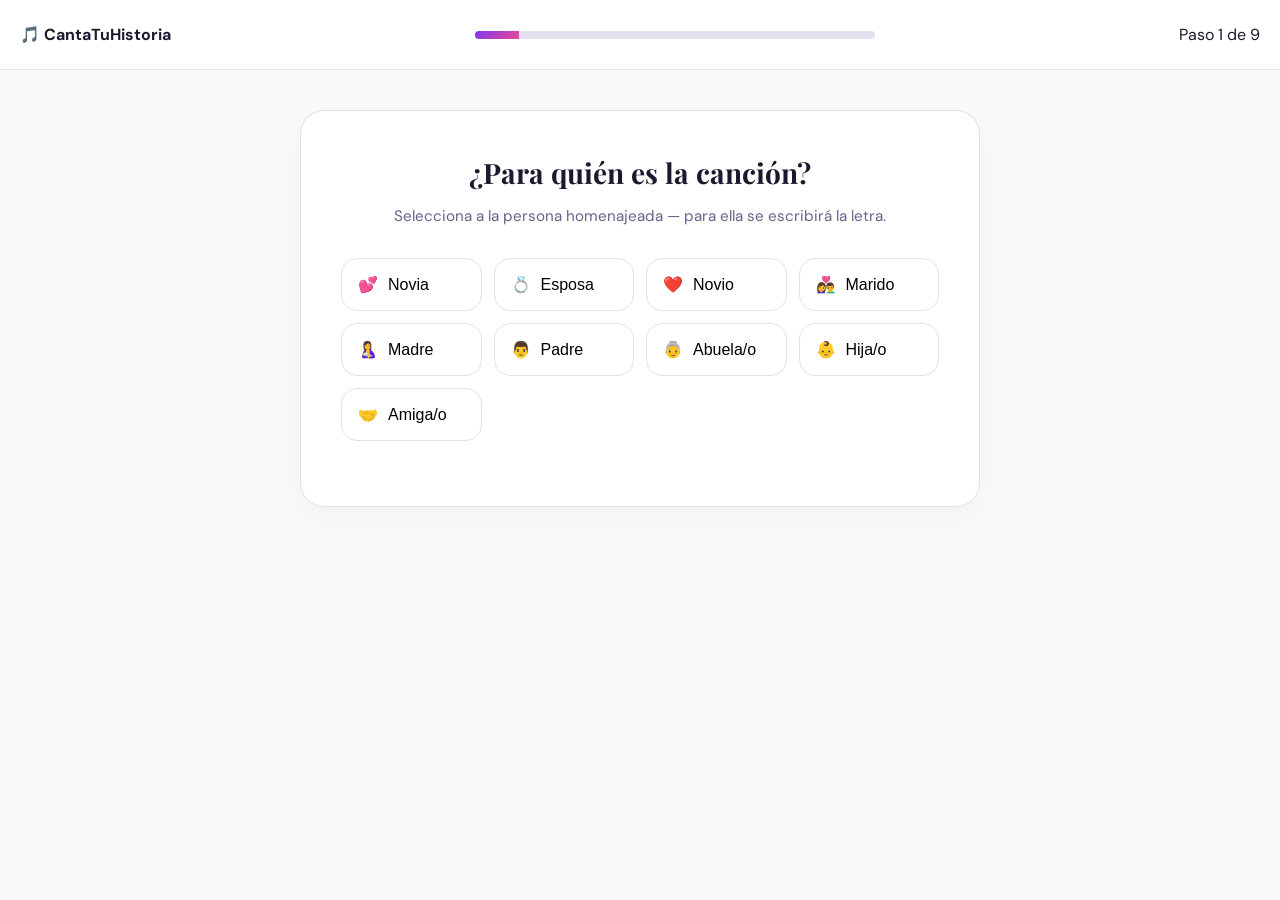
<file: quiz.html>
<!DOCTYPE html>
<html lang="es">
<head>
  <meta charset="UTF-8">
  <meta name="viewport" content="width=device-width, initial-scale=1.0">
  <title>Quiz: Crea tu Canción Personalizada | CantaTuHistoria</title>
  <meta name="description" content="Responde 9 preguntas sobre tu historia y crearemos tu canción personalizada en español lista para escuchar.">
  <link rel="preconnect" href="https://fonts.googleapis.com">
  <link rel="preconnect" href="https://fonts.gstatic.com" crossorigin>
  <link href="https://fonts.googleapis.com/css2?family=DM+Sans:wght@400;500;700&family=Playfair+Display:wght@700&display=swap" rel="stylesheet">
  <link rel="stylesheet" href="styles.css">

<!-- Meta Pixel Code -->
<script>
!function(f,b,e,v,n,t,s)
{if(f.fbq)return;n=f.fbq=function(){n.callMethod?
n.callMethod.apply(n,arguments):n.queue.push(arguments)};
if(!f._fbq)f._fbq=n;n.push=n;n.loaded=!0;n.version='2.0';
n.queue=[];t=b.createElement(e);t.async=!0;
t.src=v;s=b.getElementsByTagName(e)[0];
s.parentNode.insertBefore(t,s)}(window, document,'script',
'https://connect.facebook.net/en_US/fbevents.js');
fbq('init', '1649618706447217');
fbq('track', 'PageView');
</script>
<noscript><img height="1" width="1" style="display:none"
src="https://www.facebook.com/tr?id=1649618706447217&ev=PageView&noscript=1"
/></noscript>
<!-- End Meta Pixel Code -->
</head>
<body class="bg-quiz">

  <!-- Header -->
  <header class="quiz-header">
    <a href="index.html" class="logo-sm">🎵 CantaTuHistoria</a>
    <div class="progress-container">
      <div class="progress-bar" id="progressBar"></div>
    </div>
    <span class="step-indicator" id="stepIndicator">Paso 1 de 9</span>
  </header>

  <!-- Quiz Form Card -->
  <main class="quiz-main">
    <div class="quiz-card" id="quizCard">
      
      <!-- STEP 1 -->
      <div class="step-pane active" data-step="1">
        <h2>¿Para quién es la canción?</h2>
        <p class="subtitle">Selecciona a la persona homenajeada — para ella se escribirá la letra.</p>
        <div class="options-grid grid-3">
          <button class="opt-btn" onclick="selectOption(1, 'Novia', '💕')"><span>💕</span> Novia</button>
          <button class="opt-btn" onclick="selectOption(1, 'Esposa', '💍')"><span>💍</span> Esposa</button>
          <button class="opt-btn" onclick="selectOption(1, 'Novio', '❤️')"><span>❤️</span> Novio</button>
          <button class="opt-btn" onclick="selectOption(1, 'Marido', '👨‍❤️‍👩')"><span>👨‍❤️‍👩</span> Marido</button>
          <button class="opt-btn" onclick="selectOption(1, 'Madre', '🤱')"><span>🤱</span> Madre</button>
          <button class="opt-btn" onclick="selectOption(1, 'Padre', '👨')"><span>👨</span> Padre</button>
          <button class="opt-btn" onclick="selectOption(1, 'Abuela/o', '👵')"><span>👵</span> Abuela/o</button>
          <button class="opt-btn" onclick="selectOption(1, 'Hija/o', '👶')"><span>👶</span> Hija/o</button>
          <button class="opt-btn" onclick="selectOption(1, 'Amiga/o', '🤝')"><span>🤝</span> Amiga/o</button>
        </div>
      </div>

      <!-- STEP 2 -->
      <div class="step-pane" data-step="2">
        <h2>¿Cuál es el motivo o la ocasión?</h2>
        <p class="subtitle">Esto definirá el sentimiento de la canción.</p>
        <div class="options-grid grid-3">
          <button class="opt-btn" onclick="selectOption(2, 'Aniversario de Pareja', '🎉')"><span>🎉</span> Aniversario de Pareja</button>
          <button class="opt-btn" onclick="selectOption(2, 'Boda / Matrimonio', '💒')"><span>💒</span> Boda / Matrimonio</button>
          <button class="opt-btn" onclick="selectOption(2, 'Cumpleaños', '🎂')"><span>🎂</span> Cumpleaños</button>
          <button class="opt-btn" onclick="selectOption(2, 'Día de la Madre / Padre', '💐')"><span>💐</span> Día de la Madre / Padre</button>
          <button class="opt-btn" onclick="selectOption(2, 'San Valentín', '💌')"><span>💌</span> San Valentín</button>
          <button class="opt-btn" onclick="selectOption(2, 'Declaración de Amor', '💖')"><span>💖</span> Declaración de Amor</button>
        </div>
      </div>

      <!-- STEP 3 -->
      <div class="step-pane" data-step="3">
        <h2>¿Cómo te llamas tú y la otra persona?</h2>
        <p class="subtitle">Sus nombres cantados directamente en el estribillo.</p>
        <div class="form-group">
          <label>Tu nombre:</label>
          <input type="text" id="senderName" placeholder="Ej: Carlos" class="input-field">
        </div>
        <div class="form-group">
          <label>Nombre de la persona especial:</label>
          <input type="text" id="recipientName" placeholder="Ej: Carmen" class="input-field">
        </div>
        <button class="btn btn-primary full-w" onclick="nextStep()">Continuar →</button>
      </div>

      <!-- STEP 4 -->
      <div class="step-pane" data-step="4">
        <h2>¿Qué estilo musical le gustaría más?</h2>
        <p class="subtitle">Elige el género musical en español que más la identifique.</p>
        <div class="options-grid grid-2">
          <button class="opt-btn" onclick="selectOption(4, 'Pop Español', '🎸')"><span>🎸</span> Pop Español</button>
          <button class="opt-btn" onclick="selectOption(4, 'Balada Romántica', '🎹')"><span>🎹</span> Balada Romántica</button>
          <button class="opt-btn" onclick="selectOption(4, 'Flamenco Fusión / Pop', '💃')"><span>💃</span> Flamenco Fusión</button>
          <button class="opt-btn" onclick="selectOption(4, 'Reggaeton Romántico', '🎶')"><span>🎶</span> Reggaeton Romántico</button>
          <button class="opt-btn" onclick="selectOption(4, 'Indietrónica', '🎧')"><span>🎧</span> Indietrónica</button>
          <button class="opt-btn" onclick="selectOption(4, 'Acústico / Guitarra', '🪕')"><span>🪕</span> Acústico / Guitarra</button>
        </div>
      </div>

      <!-- STEP 5 -->
      <div class="step-pane" data-step="5">
        <h2>¿Qué tipo de voz prefieres?</h2>
        <p class="subtitle">Elige quién cantará vuestra historia.</p>
        <div class="options-grid grid-2">
          <button class="opt-btn" onclick="selectOption(5, 'Voz Femenina Emotiva', '👩‍🎤')"><span>👩‍🎤</span> Voz Femenina Emotiva</button>
          <button class="opt-btn" onclick="selectOption(5, 'Voz Masculina Cálida', '👨‍🎤')"><span>👨‍🎤</span> Voz Masculina Cálida</button>
          <button class="opt-btn" onclick="selectOption(5, 'Dúo Femenino/Masculino', '👩‍🎤👨‍🎤')"><span>👩‍🎤👨‍🎤</span> Dúo Mixto</button>
        </div>
      </div>

      <!-- STEP 6 -->
      <div class="step-pane" data-step="6">
        <h2>Cuéntanos momentos clave de vuestra historia</h2>
        <p class="subtitle">¿Dónde os conocisteis? ¿Algún viaje, mania o chiste interno? (Máx. 500 caracteres)</p>
        <div class="form-group">
          <textarea id="userStory" class="textarea-field" rows="4" placeholder="Ej: Nos conocimos en Barcelona en 2018. Nos encanta viajar a la playa, siempre se ríe de cómo me tomo el café por las mañanas y nos llamamos 'Cuchufleto'..."></textarea>
        </div>
        <button class="btn btn-primary full-w" onclick="nextStep()">Continuar →</button>
      </div>

      <!-- STEP 7 -->
      <div class="step-pane" data-step="7">
        <h2>¿Hay alguna frase especial que DEBA estar en la letra?</h2>
        <p class="subtitle">Opcional. Una frase con significado único.</p>
        <div class="form-group">
          <input type="text" id="specialPhrase" placeholder="Ej: 'Hasta la luna y de vuelta'" class="input-field">
        </div>
        <button class="btn btn-primary full-w" onclick="nextStep()">Continuar →</button>
      </div>

      <!-- STEP 8 -->
      <div class="step-pane" data-step="8">
        <h2>¿A qué número de WhatsApp enviamos la canción?</h2>
        <p class="subtitle">Te notificaremos por WhatsApp en cuanto la canción esté lista (en unos 3 a 5 minutos).</p>
        <div class="form-group">
          <label>Número de WhatsApp (con prefijo +34 para España):</label>
          <input type="tel" id="userPhone" placeholder="+34 612 34 56 78" class="input-field">
        </div>
        <button class="btn btn-primary full-w" onclick="startGeneration()">🎵 Generar Mi Canción Ahora</button>
      </div>

      <!-- STEP 9 (CONFIRMATION SCREEN) -->
      <div class="step-pane" data-step="9">
        <div style="padding: 30px 0; text-align: center;">
          <div style="font-size: 3.5rem; margin-bottom: 10px;">✅</div>
          <h2 style="margin-top: 10px; font-size: 1.6rem; color: #1A1A2E;">¡Hemos recibido tu historia con éxito!</h2>
          <p style="color: #64648C; margin: 15px 0; line-height: 1.7; font-size: 1.05rem;">
            Nuestros compositores ya están creando tu canción personalizada.
          </p>
          
          <div style="background: linear-gradient(135deg, #F3F0FF 0%, #EDE9FE 100%); border: 1px solid #E5E0F0; border-radius: 16px; padding: 22px; margin: 25px 0; text-align: left;">
            <p style="font-weight: 700; color: #1A1A2E; margin-bottom: 12px; font-size: 1.05rem;">📋 Próximos pasos:</p>
            <ol style="color: #4A4A6A; padding-left: 20px; line-height: 2.2; font-size: 0.95rem;">
              <li>Nuestro equipo de compositores revisará tu historia y empezará a crear tu canción <strong>ahora mismo</strong>.</li>
              <li>Te enviaremos una <strong>prueba gratuita de 1 minuto</strong> directamente a tu WhatsApp.</li>
              <li>Si te emociona tanto como a nosotros, podrás <strong>desbloquear la versión completa en HD</strong> por solo <strong>29€</strong>.</li>
            </ol>
          </div>

          <div style="background: #DCFCE7; border-radius: 12px; padding: 16px; margin: 20px 0;">
            <p style="color: #16A34A; font-weight: 600; font-size: 1rem;">
              ⏱ Recibirás tu prueba en tu WhatsApp en <strong>15 a 30 minutos</strong>
            </p>
          </div>

          <div style="background: #FFF7ED; border: 1px solid #FED7AA; border-radius: 12px; padding: 16px; margin: 20px 0;">
            <p style="color: #C2410C; font-weight: 600; font-size: 0.9rem;">
              📱 Revisa tu WhatsApp — te escribiremos desde el número de <strong>CantaTuHistoria</strong> con tu prueba lista para escuchar.
            </p>
          </div>

          <p style="color: #64648C; font-size: 0.85rem; margin-top: 20px;">
            ¿Tienes alguna pregunta o quieres añadir un detalle más a tu historia?
          </p>
          <a href="https://wa.me/5511953493969" target="_blank" style="display: inline-block; margin-top: 12px; background: #25D366; color: white; padding: 12px 28px; border-radius: 50px; font-weight: 700; text-decoration: none; font-size: 0.95rem; transition: transform 0.2s;">
            💬 Hablar con un compositor
          </a>

          <br>
          <a href="index.html" style="display: inline-block; margin-top: 20px; color: #7C3AED; font-weight: 600; text-decoration: none; font-size: 0.9rem;">← Volver al inicio</a>
        </div>
      </div>

    </div>
  </main>

  <script src="script.js"></script>
</body>
</html>
</file>
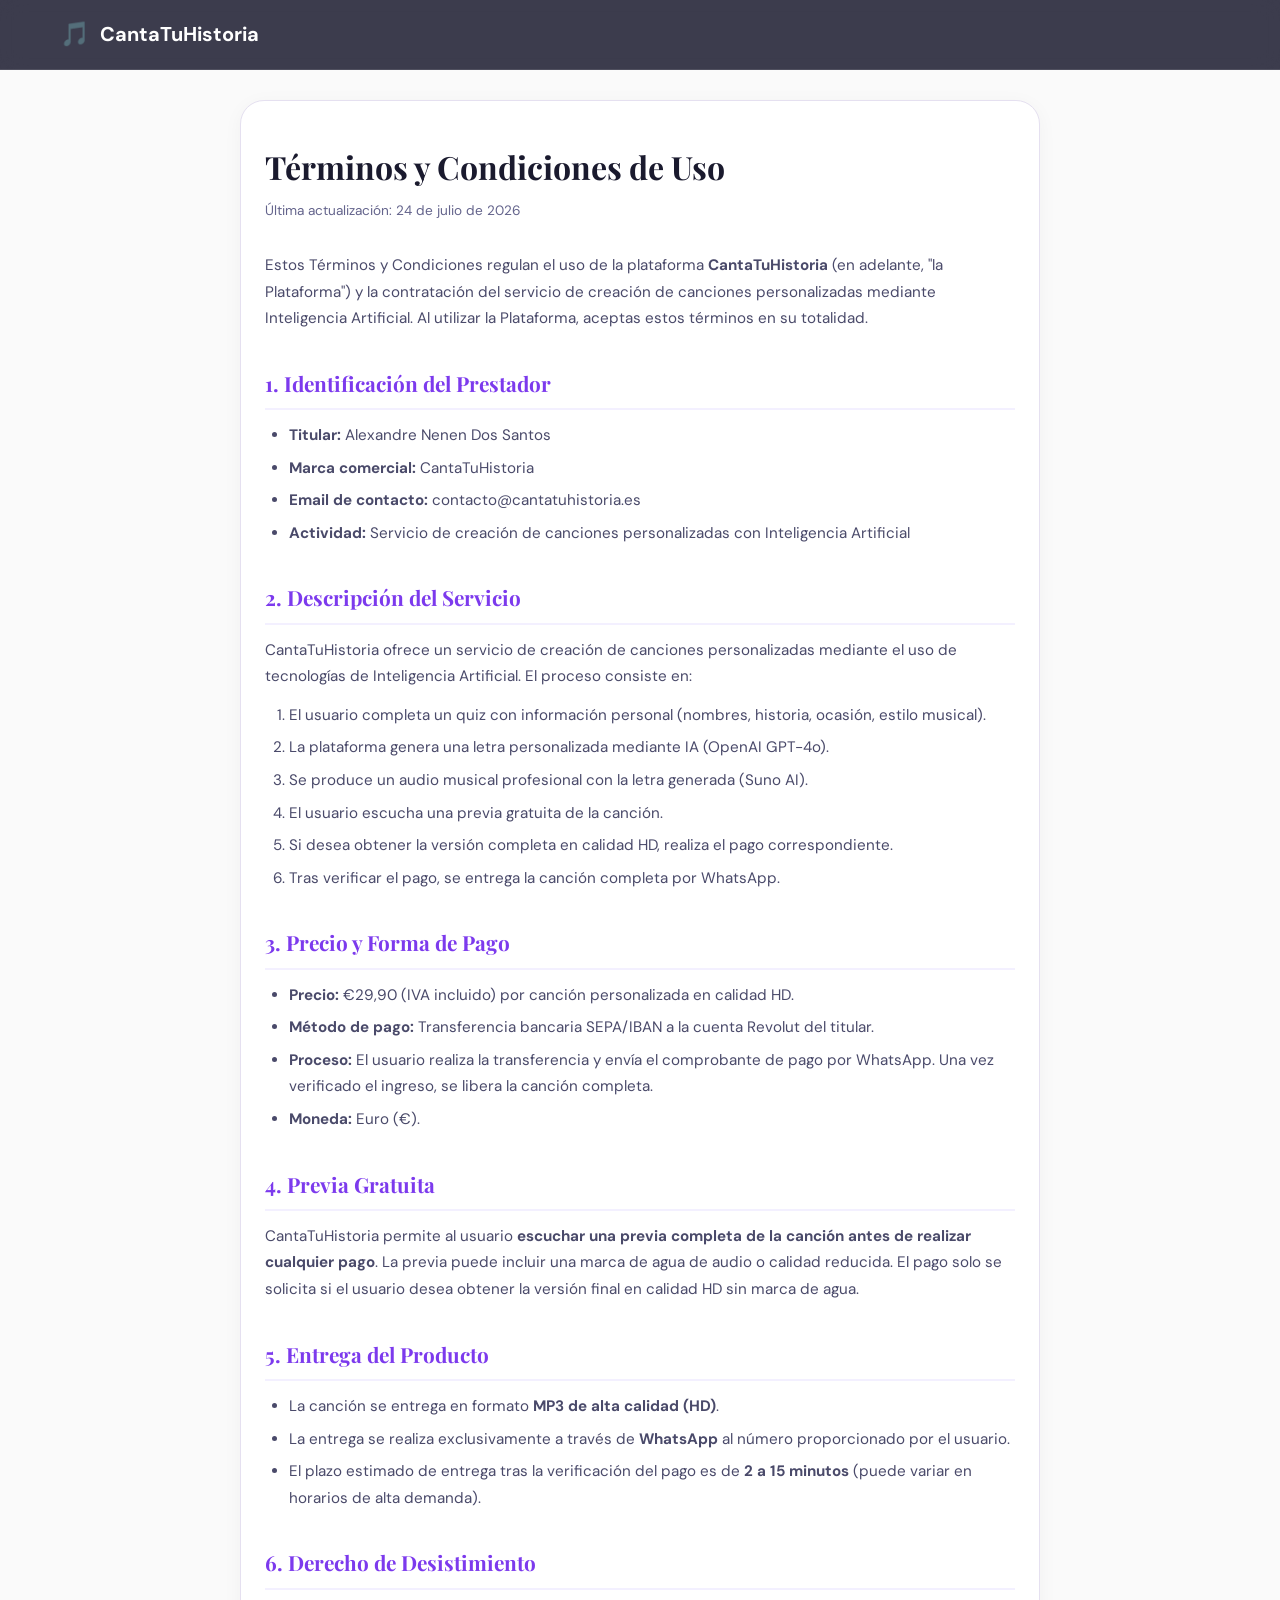
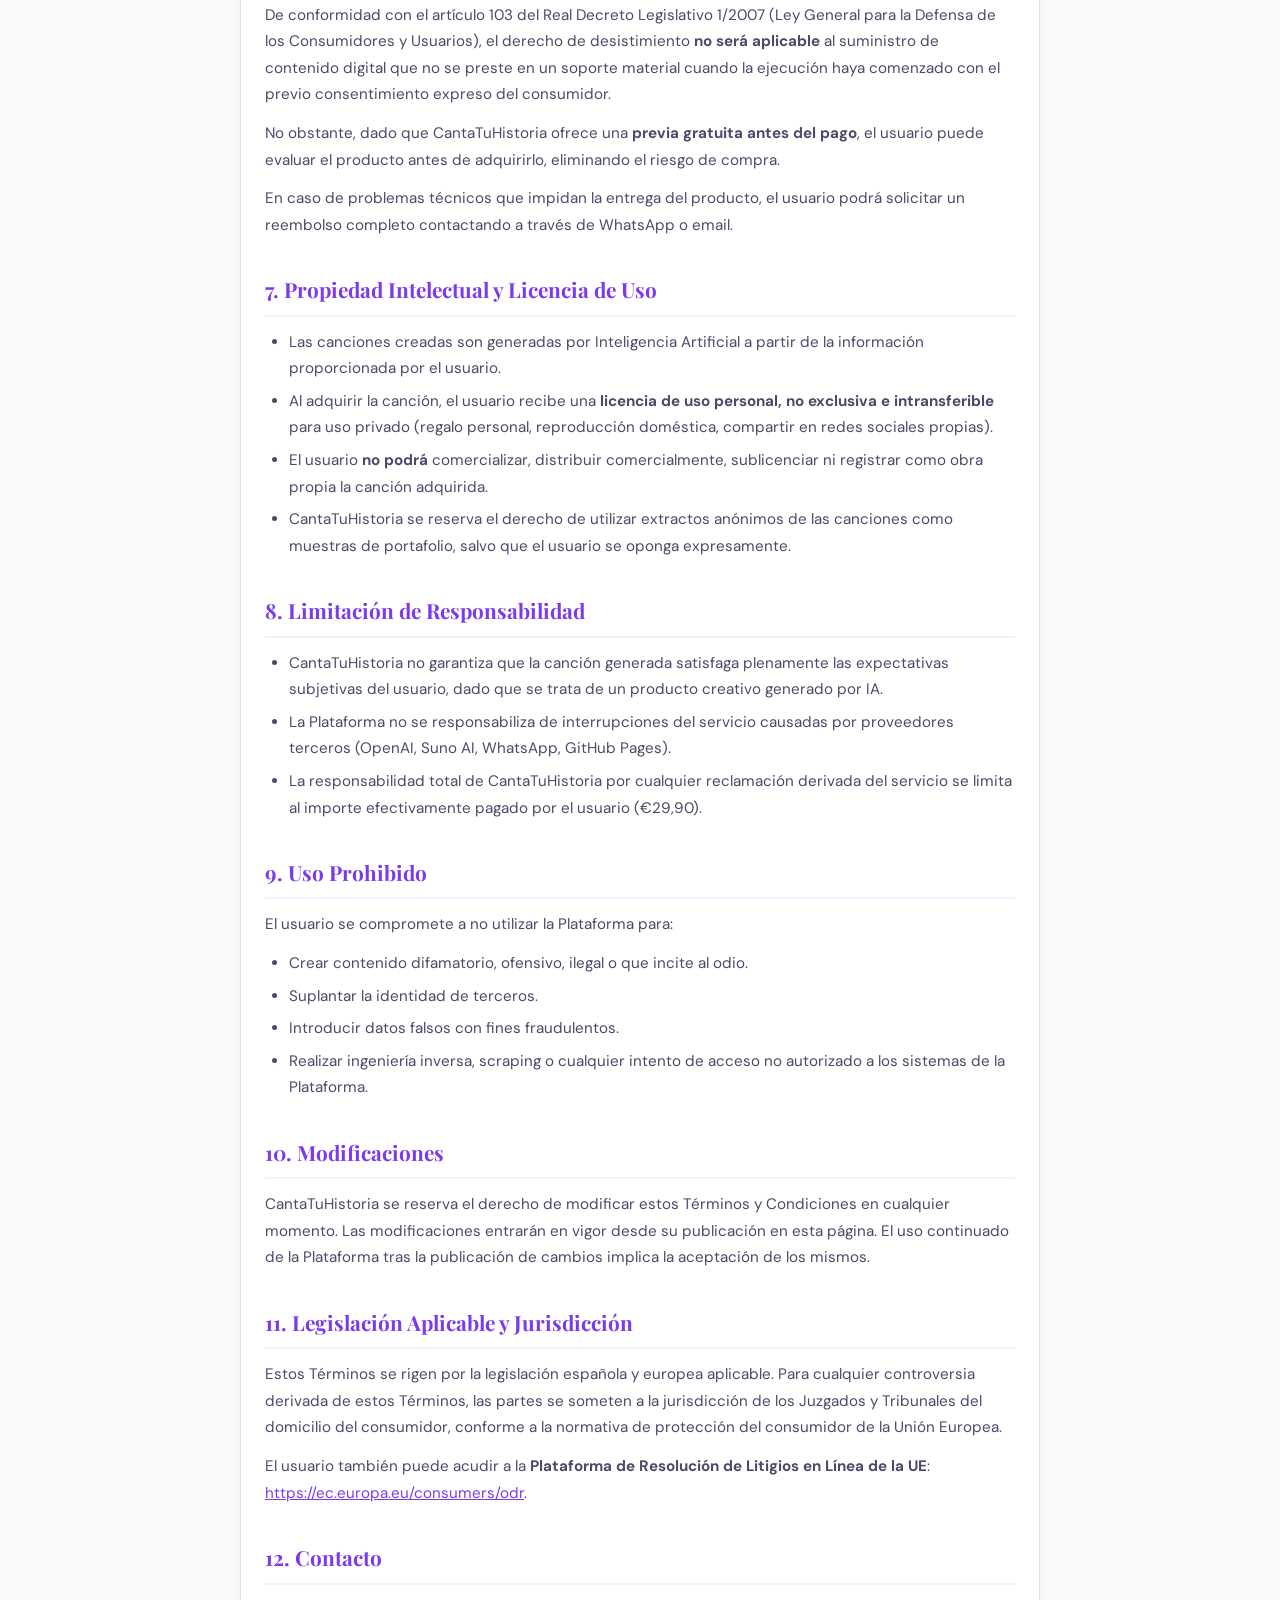
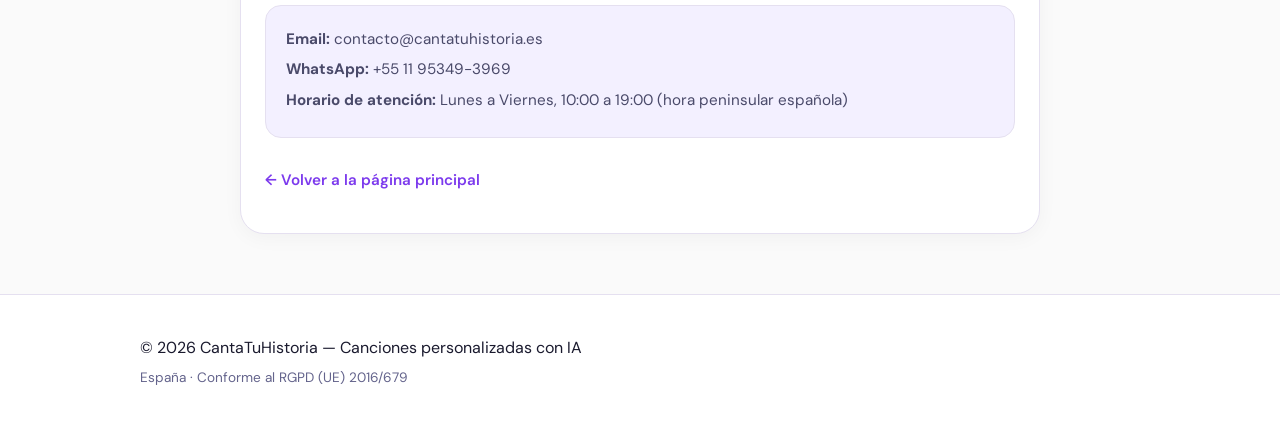
<file: terminos.html>
<!DOCTYPE html>
<html lang="es">
<head>
  <meta charset="UTF-8">
  <meta name="viewport" content="width=device-width, initial-scale=1.0">
  <title>Términos y Condiciones | CantaTuHistoria</title>
  <meta name="description" content="Términos y condiciones de uso del servicio CantaTuHistoria - Canciones personalizadas con IA.">
  <meta name="robots" content="noindex, follow">
  <link rel="preconnect" href="https://fonts.googleapis.com">
  <link rel="preconnect" href="https://fonts.gstatic.com" crossorigin>
  <link href="https://fonts.googleapis.com/css2?family=DM+Sans:wght@400;500;700&family=Playfair+Display:wght@700&display=swap" rel="stylesheet">
  <link rel="stylesheet" href="styles.css">
  <style>
    .legal-page {
      max-width: 800px;
      margin: 100px auto 60px;
      padding: 40px 24px;
      background: #fff;
      border-radius: 24px;
      border: 1px solid #E5E0F0;
      box-shadow: 0 4px 20px rgba(0,0,0,0.04);
    }
    .legal-page h1 {
      font-size: 2rem;
      margin-bottom: 8px;
      color: #1A1A2E;
    }
    .legal-page .last-updated {
      color: #64648C;
      font-size: 0.85rem;
      margin-bottom: 30px;
      display: block;
    }
    .legal-page h2 {
      font-size: 1.3rem;
      color: #7C3AED;
      margin-top: 35px;
      margin-bottom: 12px;
      padding-bottom: 8px;
      border-bottom: 2px solid #F3F0FF;
    }
    .legal-page p, .legal-page li {
      color: #4A4A6A;
      font-size: 0.95rem;
      line-height: 1.75;
      margin-bottom: 12px;
    }
    .legal-page ul, .legal-page ol {
      padding-left: 24px;
      margin-bottom: 16px;
    }
    .legal-page li {
      margin-bottom: 6px;
    }
    .legal-page a {
      color: #7C3AED;
    }
    .legal-page .contact-box {
      background: #F3F0FF;
      border: 1px solid #E5E0F0;
      border-radius: 16px;
      padding: 20px;
      margin-top: 20px;
    }
    .legal-page .contact-box p {
      margin-bottom: 4px;
    }
    .back-link {
      display: inline-flex;
      align-items: center;
      gap: 6px;
      color: #7C3AED;
      text-decoration: none;
      font-weight: 600;
      margin-top: 30px;
      font-size: 0.95rem;
    }
    .back-link:hover { text-decoration: underline; }
  </style>
</head>
<body>

  <nav class="navbar">
    <div class="nav-container">
      <a href="index.html" class="logo">
        <span class="logo-icon">🎵</span>
        <span class="logo-text">CantaTuHistoria</span>
      </a>
    </div>
  </nav>

  <div class="legal-page">
    <h1>Términos y Condiciones de Uso</h1>
    <span class="last-updated">Última actualización: 24 de julio de 2026</span>

    <p>Estos Términos y Condiciones regulan el uso de la plataforma <strong>CantaTuHistoria</strong> (en adelante, "la Plataforma") y la contratación del servicio de creación de canciones personalizadas mediante Inteligencia Artificial. Al utilizar la Plataforma, aceptas estos términos en su totalidad.</p>

    <h2>1. Identificación del Prestador</h2>
    <ul>
      <li><strong>Titular:</strong> Alexandre Nenen Dos Santos</li>
      <li><strong>Marca comercial:</strong> CantaTuHistoria</li>
      <li><strong>Email de contacto:</strong> contacto@cantatuhistoria.es</li>
      <li><strong>Actividad:</strong> Servicio de creación de canciones personalizadas con Inteligencia Artificial</li>
    </ul>

    <h2>2. Descripción del Servicio</h2>
    <p>CantaTuHistoria ofrece un servicio de creación de canciones personalizadas mediante el uso de tecnologías de Inteligencia Artificial. El proceso consiste en:</p>
    <ol>
      <li>El usuario completa un quiz con información personal (nombres, historia, ocasión, estilo musical).</li>
      <li>La plataforma genera una letra personalizada mediante IA (OpenAI GPT-4o).</li>
      <li>Se produce un audio musical profesional con la letra generada (Suno AI).</li>
      <li>El usuario escucha una previa gratuita de la canción.</li>
      <li>Si desea obtener la versión completa en calidad HD, realiza el pago correspondiente.</li>
      <li>Tras verificar el pago, se entrega la canción completa por WhatsApp.</li>
    </ol>

    <h2>3. Precio y Forma de Pago</h2>
    <ul>
      <li><strong>Precio:</strong> €29,90 (IVA incluido) por canción personalizada en calidad HD.</li>
      <li><strong>Método de pago:</strong> Transferencia bancaria SEPA/IBAN a la cuenta Revolut del titular.</li>
      <li><strong>Proceso:</strong> El usuario realiza la transferencia y envía el comprobante de pago por WhatsApp. Una vez verificado el ingreso, se libera la canción completa.</li>
      <li><strong>Moneda:</strong> Euro (€).</li>
    </ul>

    <h2>4. Previa Gratuita</h2>
    <p>CantaTuHistoria permite al usuario <strong>escuchar una previa completa de la canción antes de realizar cualquier pago</strong>. La previa puede incluir una marca de agua de audio o calidad reducida. El pago solo se solicita si el usuario desea obtener la versión final en calidad HD sin marca de agua.</p>

    <h2>5. Entrega del Producto</h2>
    <ul>
      <li>La canción se entrega en formato <strong>MP3 de alta calidad (HD)</strong>.</li>
      <li>La entrega se realiza exclusivamente a través de <strong>WhatsApp</strong> al número proporcionado por el usuario.</li>
      <li>El plazo estimado de entrega tras la verificación del pago es de <strong>2 a 15 minutos</strong> (puede variar en horarios de alta demanda).</li>
    </ul>

    <h2>6. Derecho de Desistimiento</h2>
    <p>De conformidad con el artículo 103 del Real Decreto Legislativo 1/2007 (Ley General para la Defensa de los Consumidores y Usuarios), el derecho de desistimiento <strong>no será aplicable</strong> al suministro de contenido digital que no se preste en un soporte material cuando la ejecución haya comenzado con el previo consentimiento expreso del consumidor.</p>
    <p>No obstante, dado que CantaTuHistoria ofrece una <strong>previa gratuita antes del pago</strong>, el usuario puede evaluar el producto antes de adquirirlo, eliminando el riesgo de compra.</p>
    <p>En caso de problemas técnicos que impidan la entrega del producto, el usuario podrá solicitar un reembolso completo contactando a través de WhatsApp o email.</p>

    <h2>7. Propiedad Intelectual y Licencia de Uso</h2>
    <ul>
      <li>Las canciones creadas son generadas por Inteligencia Artificial a partir de la información proporcionada por el usuario.</li>
      <li>Al adquirir la canción, el usuario recibe una <strong>licencia de uso personal, no exclusiva e intransferible</strong> para uso privado (regalo personal, reproducción doméstica, compartir en redes sociales propias).</li>
      <li>El usuario <strong>no podrá</strong> comercializar, distribuir comercialmente, sublicenciar ni registrar como obra propia la canción adquirida.</li>
      <li>CantaTuHistoria se reserva el derecho de utilizar extractos anónimos de las canciones como muestras de portafolio, salvo que el usuario se oponga expresamente.</li>
    </ul>

    <h2>8. Limitación de Responsabilidad</h2>
    <ul>
      <li>CantaTuHistoria no garantiza que la canción generada satisfaga plenamente las expectativas subjetivas del usuario, dado que se trata de un producto creativo generado por IA.</li>
      <li>La Plataforma no se responsabiliza de interrupciones del servicio causadas por proveedores terceros (OpenAI, Suno AI, WhatsApp, GitHub Pages).</li>
      <li>La responsabilidad total de CantaTuHistoria por cualquier reclamación derivada del servicio se limita al importe efectivamente pagado por el usuario (€29,90).</li>
    </ul>

    <h2>9. Uso Prohibido</h2>
    <p>El usuario se compromete a no utilizar la Plataforma para:</p>
    <ul>
      <li>Crear contenido difamatorio, ofensivo, ilegal o que incite al odio.</li>
      <li>Suplantar la identidad de terceros.</li>
      <li>Introducir datos falsos con fines fraudulentos.</li>
      <li>Realizar ingeniería inversa, scraping o cualquier intento de acceso no autorizado a los sistemas de la Plataforma.</li>
    </ul>

    <h2>10. Modificaciones</h2>
    <p>CantaTuHistoria se reserva el derecho de modificar estos Términos y Condiciones en cualquier momento. Las modificaciones entrarán en vigor desde su publicación en esta página. El uso continuado de la Plataforma tras la publicación de cambios implica la aceptación de los mismos.</p>

    <h2>11. Legislación Aplicable y Jurisdicción</h2>
    <p>Estos Términos se rigen por la legislación española y europea aplicable. Para cualquier controversia derivada de estos Términos, las partes se someten a la jurisdicción de los Juzgados y Tribunales del domicilio del consumidor, conforme a la normativa de protección del consumidor de la Unión Europea.</p>
    <p>El usuario también puede acudir a la <strong>Plataforma de Resolución de Litigios en Línea de la UE</strong>: <a href="https://ec.europa.eu/consumers/odr" target="_blank" rel="noopener">https://ec.europa.eu/consumers/odr</a>.</p>

    <h2>12. Contacto</h2>
    <div class="contact-box">
      <p><strong>Email:</strong> contacto@cantatuhistoria.es</p>
      <p><strong>WhatsApp:</strong> +55 11 95349-3969</p>
      <p><strong>Horario de atención:</strong> Lunes a Viernes, 10:00 a 19:00 (hora peninsular española)</p>
    </div>

    <a href="index.html" class="back-link">← Volver a la página principal</a>
  </div>

  <footer class="footer">
    <div class="container text-center">
      <p>© 2026 CantaTuHistoria — Canciones personalizadas con IA</p>
      <p class="footer-sub">España · Conforme al RGPD (UE) 2016/679</p>
    </div>
  </footer>

</body>
</html>
</file>
<file: styles.css>
:root {
  --primary-purple: #7C3AED;
  --primary-pink: #EC4899;
  --dark-bg: #1A1A2E;
  --dark-card: #2D1B4E;
  --light-bg: #FAFAFA;
  --text-dark: #1A1A2E;
  --text-muted: #64648C;
  --white: #FFFFFF;
  --success-green: #10B981;
  --revolut-blue: #0075FF;
  --font-serif: 'Playfair Display', serif;
  --font-sans: 'DM Sans', 'Poppins', sans-serif;
}

* {
  box-sizing: border-box;
  margin: 0;
  padding: 0;
}

body {
  font-family: var(--font-sans);
  background-color: var(--light-bg);
  color: var(--text-dark);
  line-height: 1.6;
}

/* Typography */
h1, h2, h3, .serif-title {
  font-family: var(--font-serif);
}

.gradient-text {
  background: linear-gradient(135deg, var(--primary-pink), #F59E0B);
  -webkit-background-clip: text;
  -webkit-text-fill-color: transparent;
}

/* Navbar */
.navbar {
  position: fixed;
  top: 0;
  left: 0;
  right: 0;
  height: 70px;
  background: rgba(26, 26, 46, 0.85);
  backdrop-filter: blur(12px);
  z-index: 100;
  border-bottom: 1px solid rgba(255, 255, 255, 0.1);
}

.nav-container {
  max-width: 1200px;
  margin: 0 auto;
  padding: 0 20px;
  height: 100%;
  display: flex;
  align-items: center;
  justify-content: space-between;
}

.logo {
  display: flex;
  align-items: center;
  gap: 10px;
  text-decoration: none;
  font-weight: 700;
  font-size: 1.25rem;
  color: var(--white);
}

.logo-icon {
  font-size: 1.5rem;
}

.btn {
  display: inline-flex;
  align-items: center;
  justify-content: center;
  gap: 8px;
  padding: 12px 24px;
  border-radius: 50px;
  font-weight: 600;
  text-decoration: none;
  transition: all 0.3s ease;
  border: none;
  cursor: pointer;
}

.btn-primary {
  background: linear-gradient(135deg, var(--primary-purple), var(--primary-pink));
  color: var(--white);
  box-shadow: 0 4px 15px rgba(124, 58, 237, 0.3);
}

.btn-primary:hover {
  transform: translateY(-2px);
  box-shadow: 0 6px 20px rgba(236, 72, 153, 0.4);
}

.btn-hero {
  background: linear-gradient(135deg, var(--primary-pink), #DC2626);
  color: var(--white);
  font-size: 1.2rem;
  padding: 16px 36px;
  box-shadow: 0 10px 25px rgba(236, 72, 153, 0.4);
}

.btn-hero:hover {
  transform: scale(1.05);
}

.btn-whatsapp {
  background: #25D366;
  color: var(--white);
  font-size: 1.1rem;
  padding: 16px;
  border-radius: 16px;
}

.btn-whatsapp:hover {
  background: #1EBE5D;
}

.full-w {
  width: 100%;
}

/* Hero Section */
.hero-section {
  position: relative;
  min-height: 85vh;
  background: linear-gradient(135deg, var(--dark-bg) 0%, var(--dark-card) 50%, var(--dark-bg) 100%);
  display: flex;
  align-items: center;
  justify-content: center;
  text-align: center;
  padding: 120px 20px 60px;
  overflow: hidden;
  color: var(--white);
}

.hero-bg-glow {
  position: absolute;
  width: 400px;
  height: 400px;
  border-radius: 50%;
  filter: blur(140px);
  opacity: 0.25;
}

.glow-1 { top: 10%; left: 20%; background: var(--primary-pink); }
.glow-2 { bottom: 10%; right: 20%; background: var(--primary-purple); }

.hero-content {
  max-width: 800px;
  z-index: 10;
}

.badge {
  display: inline-block;
  padding: 8px 18px;
  background: rgba(255, 255, 255, 0.1);
  border: 1px solid rgba(255, 255, 255, 0.2);
  border-radius: 50px;
  font-size: 0.9rem;
  margin-bottom: 24px;
}

.hero-title {
  font-size: 3.5rem;
  line-height: 1.15;
  margin-bottom: 20px;
}

.hero-subtitle {
  font-size: 1.25rem;
  color: rgba(255, 255, 255, 0.8);
  margin-bottom: 30px;
}

.tags-row {
  display: flex;
  flex-wrap: wrap;
  justify-content: center;
  gap: 10px;
  margin-bottom: 35px;
}

.tag {
  background: rgba(255, 255, 255, 0.08);
  border: 1px solid rgba(255, 255, 255, 0.15);
  padding: 6px 16px;
  border-radius: 50px;
  font-size: 0.85rem;
}

.hero-subtext {
  font-size: 0.85rem;
  color: rgba(255, 255, 255, 0.5);
  margin-top: 12px;
}

/* Sections & Cards */
.section {
  padding: 80px 20px;
}

.container {
  max-width: 1000px;
  margin: 0 auto;
}

.section-title {
  font-size: 2.5rem;
  margin-bottom: 40px;
}

.cards-grid {
  display: grid;
  gap: 20px;
}

.grid-3 { grid-template-columns: repeat(auto-fit, minmax(140px, 1fr)); }
.grid-4 { grid-template-columns: repeat(auto-fit, minmax(140px, 1fr)); }
.grid-2 { grid-template-columns: repeat(auto-fit, minmax(140px, 1fr)); }

.card {
  background: var(--white);
  padding: 30px;
  border-radius: 20px;
  border: 1px solid #E5E0F0;
  box-shadow: 0 4px 15px rgba(0, 0, 0, 0.03);
}

.card-alert {
  background: #FAFAFA;
}

.icon-circle {
  width: 44px;
  height: 44px;
  border-radius: 50%;
  display: flex;
  align-items: center;
  justify-content: center;
  margin: 0 auto 15px;
  font-weight: bold;
}

.icon-circle.red {
  background: #FEE2E2;
  color: #DC2626;
}

.text-block {
  margin-top: 40px;
}

.highlight-text {
  color: #F59E0B;
  font-weight: 700;
  letter-spacing: 2px;
  margin-bottom: 10px;
}

.bg-gradient-soft {
  background: #FDF2F8;
}

.hero-card {
  background: var(--white);
  border: 2px solid rgba(236, 72, 153, 0.3);
  padding: 40px;
  border-radius: 30px;
}

.feature-item {
  background: #FDF2F8;
  padding: 20px;
  border-radius: 16px;
}

.feature-item .emoji {
  font-size: 2rem;
  display: block;
  margin-bottom: 8px;
}

/* Steps List */
.steps-list {
  max-width: 600px;
  margin: 0 auto 40px;
  text-align: left;
}

.step-card {
  display: flex;
  align-items: flex-start;
  gap: 20px;
  margin-bottom: 30px;
}

.step-number {
  width: 45px;
  height: 45px;
  background: linear-gradient(135deg, var(--primary-pink), #DC2626);
  color: var(--white);
  font-weight: bold;
  font-size: 1.25rem;
  border-radius: 50%;
  display: flex;
  align-items: center;
  justify-content: center;
  flex-shrink: 0;
}

/* Dark Audio Samples */
.bg-dark {
  background: var(--dark-bg);
}

.card-dark {
  background: rgba(255, 255, 255, 0.05);
  border: 1px solid rgba(255, 255, 255, 0.1);
  color: var(--white);
  text-align: left;
}

.genre-badge {
  display: inline-block;
  padding: 4px 12px;
  border-radius: 50px;
  font-size: 0.75rem;
  font-weight: bold;
  margin-bottom: 12px;

}

.pop { background: var(--primary-purple); }
.balada { background: var(--primary-pink); }
.flamenco { background: #F59E0B; }

.btn-play {
  background: linear-gradient(135deg, var(--primary-purple), var(--primary-pink));
  color: var(--white);
  border: none;
  padding: 10px 20px;
  border-radius: 50px;
  cursor: pointer;
  margin-top: 15px;
  width: 100%;
}

.bg-gradient-revolut {
  background: linear-gradient(135deg, #0075FF 0%, #7C3AED 100%);
}

.btn-light {
  background: var(--white);
  color: var(--dark-bg);
  margin-top: 20px;
}

/* Quiz Styles */
.bg-quiz {
  background-color: #FAFAFA;
}

.quiz-header {
  position: fixed;
  top: 0;
  left: 0;
  right: 0;
  height: 70px;
  background: var(--white);
  border-bottom: 1px solid #E5E0F0;
  display: flex;
  align-items: center;
  justify-content: space-between;
  padding: 0 20px;
  z-index: 100;
}

.logo-sm {
  font-weight: bold;
  text-decoration: none;
  color: var(--text-dark);
}

.progress-container {
  flex: 1;
  max-width: 400px;
  height: 8px;
  background: #E5E0F0;
  border-radius: 10px;
  margin: 0 20px;
  overflow: hidden;
}

.progress-bar {
  height: 100%;
  width: 11%;
  background: linear-gradient(135deg, var(--primary-purple), var(--primary-pink));
  transition: width 0.4s ease;
}

.quiz-main {
  padding: 110px 20px 60px;
  display: flex;
  justify-content: center;
}

.quiz-card {
  background: var(--white);
  max-width: 680px;
  width: 100%;
  padding: 40px;
  border-radius: 24px;
  border: 1px solid #E5E0F0;
  box-shadow: 0 10px 30px rgba(0, 0, 0, 0.04);
}

@media (max-width: 480px) {
  .quiz-card {
    padding: 20px 16px;
    border-radius: 18px;
  }
  .step-pane h2 {
    font-size: 1.3rem;
  }
  .subtitle {
    font-size: 0.85rem;
  }
  .opt-btn {
    padding: 12px 10px;
    font-size: 0.9rem;
  }
  .options-grid.grid-3 {
    grid-template-columns: repeat(2, 1fr);
  }
  .options-grid.grid-2 {
    grid-template-columns: 1fr;
  }
}

.step-pane {
  display: none;
  text-align: center;
}

.step-pane.active {
  display: block;
}

.step-pane h2 {
  font-size: 1.75rem;
  margin-bottom: 8px;
}

.subtitle {
  color: var(--text-muted);
  font-size: 0.95rem;
  margin-bottom: 30px;
}

.options-grid {
  display: grid;
  gap: 12px;
  margin-bottom: 25px;
}

.opt-btn {
  background: var(--white);
  border: 1px solid #E5E0F0;
  padding: 16px;
  border-radius: 16px;
  font-size: 1rem;
  font-weight: 500;
  cursor: pointer;
  display: flex;
  align-items: center;
  gap: 10px;
  transition: all 0.2s ease;
}

.opt-btn:hover {
  border-color: var(--primary-purple);
  background: #FDF2F8;
}

.form-group {
  text-align: left;
  margin-bottom: 25px;
}

.form-group label {
  display: block;
  font-weight: 600;
  margin-bottom: 8px;
}

.input-field, .textarea-field {
  width: 100%;
  padding: 14px 18px;
  border: 1px solid #E5E0F0;
  border-radius: 14px;
  font-size: 1rem;
  outline: none;
  font-family: inherit;
}

.input-field:focus, .textarea-field:focus {
  border-color: var(--primary-purple);
}

/* Generation Loader & Result */
.spinner {
  width: 50px;
  height: 50px;
  border: 4px solid #E5E0F0;
  border-top-color: var(--primary-pink);
  border-radius: 50%;
  animation: spin 1s linear infinite;
  margin: 20px auto;
}

@keyframes spin {
  to { transform: rotate(360deg); }
}

.hidden { display: none; }

.badge-success {
  background: #DCFCE7;
  color: #16A34A;
  padding: 8px 16px;
  border-radius: 50px;
  display: inline-block;
  font-weight: bold;
  margin-bottom: 15px;
}

.audio-player-box {
  background: #FDF2F8;
  padding: 20px;
  border-radius: 20px;
  margin: 25px 0;
}

.waveform-visualizer {
  display: flex;
  align-items: center;
  justify-content: center;
  gap: 4px;
  height: 30px;
  margin-bottom: 15px;
}

.waveform-visualizer span {
  width: 4px;
  height: 100%;
  background: var(--primary-pink);
  border-radius: 4px;
  animation: wave 1.2s ease-in-out infinite alternate;
}

@keyframes wave {
  0% { height: 20%; }
  100% { height: 100%; }
}

.btn-play-big {
  background: linear-gradient(135deg, var(--primary-purple), var(--primary-pink));
  color: var(--white);
  border: none;
  padding: 14px 28px;
  border-radius: 50px;
  font-weight: bold;
  cursor: pointer;
}

.lyrics-box {
  background: #FAFAFA;
  border: 1px solid #E5E0F0;
  padding: 20px;
  border-radius: 16px;
  text-align: left;
  margin-bottom: 30px;
  max-height: 250px;
  overflow-y: auto;
}

.lyrics-box pre {
  font-family: inherit;
  white-space: pre-wrap;
  color: var(--text-dark);
}

/* Checkout Page */
.bg-checkout { background-color: #FAFAFA; }

.checkout-header {
  height: 70px;
  background: var(--white);
  border-bottom: 1px solid #E5E0F0;
  display: flex;
  align-items: center;
  justify-content: space-between;
  padding: 0 30px;
}

.secure-badge {
  color: var(--success-green);
  font-weight: 600;
  font-size: 0.9rem;
}

.checkout-main {
  max-width: 1000px;
  margin: 40px auto;
  padding: 0 20px;
}

.checkout-grid {
  display: grid;
  grid-template-columns: 1fr 1.5fr;
  gap: 30px;
}

@media (max-width: 768px) {
  .checkout-grid { grid-template-columns: 1fr; }
  .hero-title { font-size: 2.2rem; }
  .nav-actions { display: none; }
}

.summary-card, .payment-card {
  background: var(--white);
  padding: 30px;
  border-radius: 24px;
  border: 1px solid #E5E0F0;
}

.summary-item {
  display: flex;
  justify-content: space-between;
  margin-bottom: 12px;
  font-size: 0.95rem;
}

.divider {
  border: 0;
  border-top: 1px solid #E5E0F0;
  margin: 20px 0;
}

.summary-total {
  display: flex;
  justify-content: space-between;
  font-weight: bold;
  font-size: 1.2rem;
}

.total-price {
  color: var(--primary-pink);
}

.payment-subtitle {
  color: var(--text-muted);
  font-size: 0.9rem;
  margin-bottom: 25px;
}

.iban-box, .revtag-box {
  background: #F4F8FF;
  border: 1.5px solid #0075FF;
  padding: 20px;
  border-radius: 16px;
  margin-bottom: 20px;
}

.iban-header, .revtag-header {
  display: flex;
  align-items: center;
  gap: 12px;
  margin-bottom: 15px;
}

.iban-icon, .revtag-icon { font-size: 1.5rem; }

.iban-field {
  margin-bottom: 12px;
}

.iban-field label {
  display: block;
  font-size: 0.85rem;
  font-weight: 600;
  margin-bottom: 4px;
}

.copy-input {
  display: flex;
  gap: 8px;
}

.copy-input input, .input-readonly {
  flex: 1;
  padding: 10px 14px;
  border: 1px solid #CBD5E1;
  border-radius: 10px;
  background: var(--white);
  font-weight: bold;
}

.copy-input button {
  background: #0075FF;
  color: var(--white);
  border: none;
  padding: 0 16px;
  border-radius: 10px;
  font-weight: bold;
  cursor: pointer;
}

.proof-action {
  margin-top: 25px;
  text-align: center;
}

.proof-action h3 {
  font-size: 1.1rem;
  margin-bottom: 6px;
}

.proof-action p {
  font-size: 0.85rem;
  color: var(--text-muted);
  margin-bottom: 15px;
}

.footer {
  padding: 40px 20px;
  background: var(--white);
  border-top: 1px solid #E5E0F0;
  margin-top: 60px;
}

.footer-sub {
  font-size: 0.85rem;
  color: var(--text-muted);
  margin-top: 6px;
}


/* --- MARKETING ADDITIONS --- */
.announcement-bar {
  background-color: #E11D48;
  color: white;
  text-align: center;
  padding: 10px 15px;
  font-weight: 700;
  font-size: 0.9rem;
  letter-spacing: 0.5px;
  text-transform: uppercase;
  position: relative;
  z-index: 1000;
  box-shadow: 0 2px 10px rgba(225, 29, 72, 0.3);
}

.price-strike {
  text-decoration: line-through;
  color: #94A3B8;
  font-size: 0.9em;
  margin-right: 8px;
}
.price-highlight {
  color: #E11D48;
  font-weight: 800;
  font-size: 1.1em;
}

.reviews-section {
  padding: 60px 20px;
  background-color: #FAFAFA;
}
.reviews-grid {
  display: grid;
  grid-template-columns: repeat(auto-fit, minmax(300px, 1fr));
  gap: 20px;
  max-width: 1000px;
  margin: 0 auto;
}
.review-card {
  background: white;
  padding: 25px;
  border-radius: 16px;
  box-shadow: 0 10px 30px rgba(0,0,0,0.05);
  text-align: left;
  position: relative;
}
.review-stars {
  color: #FBBF24;
  font-size: 1.2rem;
  margin-bottom: 12px;
}
.review-text {
  font-size: 0.95rem;
  color: #334155;
  font-style: italic;
  margin-bottom: 15px;
  line-height: 1.5;
}
.review-author {
  font-weight: 700;
  color: #0F172A;
  display: flex;
  align-items: center;
  gap: 10px;
}
.review-author span {
  font-size: 0.85rem;
  color: #10B981;
  font-weight: 500;
}
.review-badge {
  display: inline-block;
  background: #FEF3C7;
  color: #B45309;
  padding: 4px 10px;
  border-radius: 20px;
  font-size: 0.75rem;
  font-weight: 700;
  margin-bottom: 15px;
}
</file>
